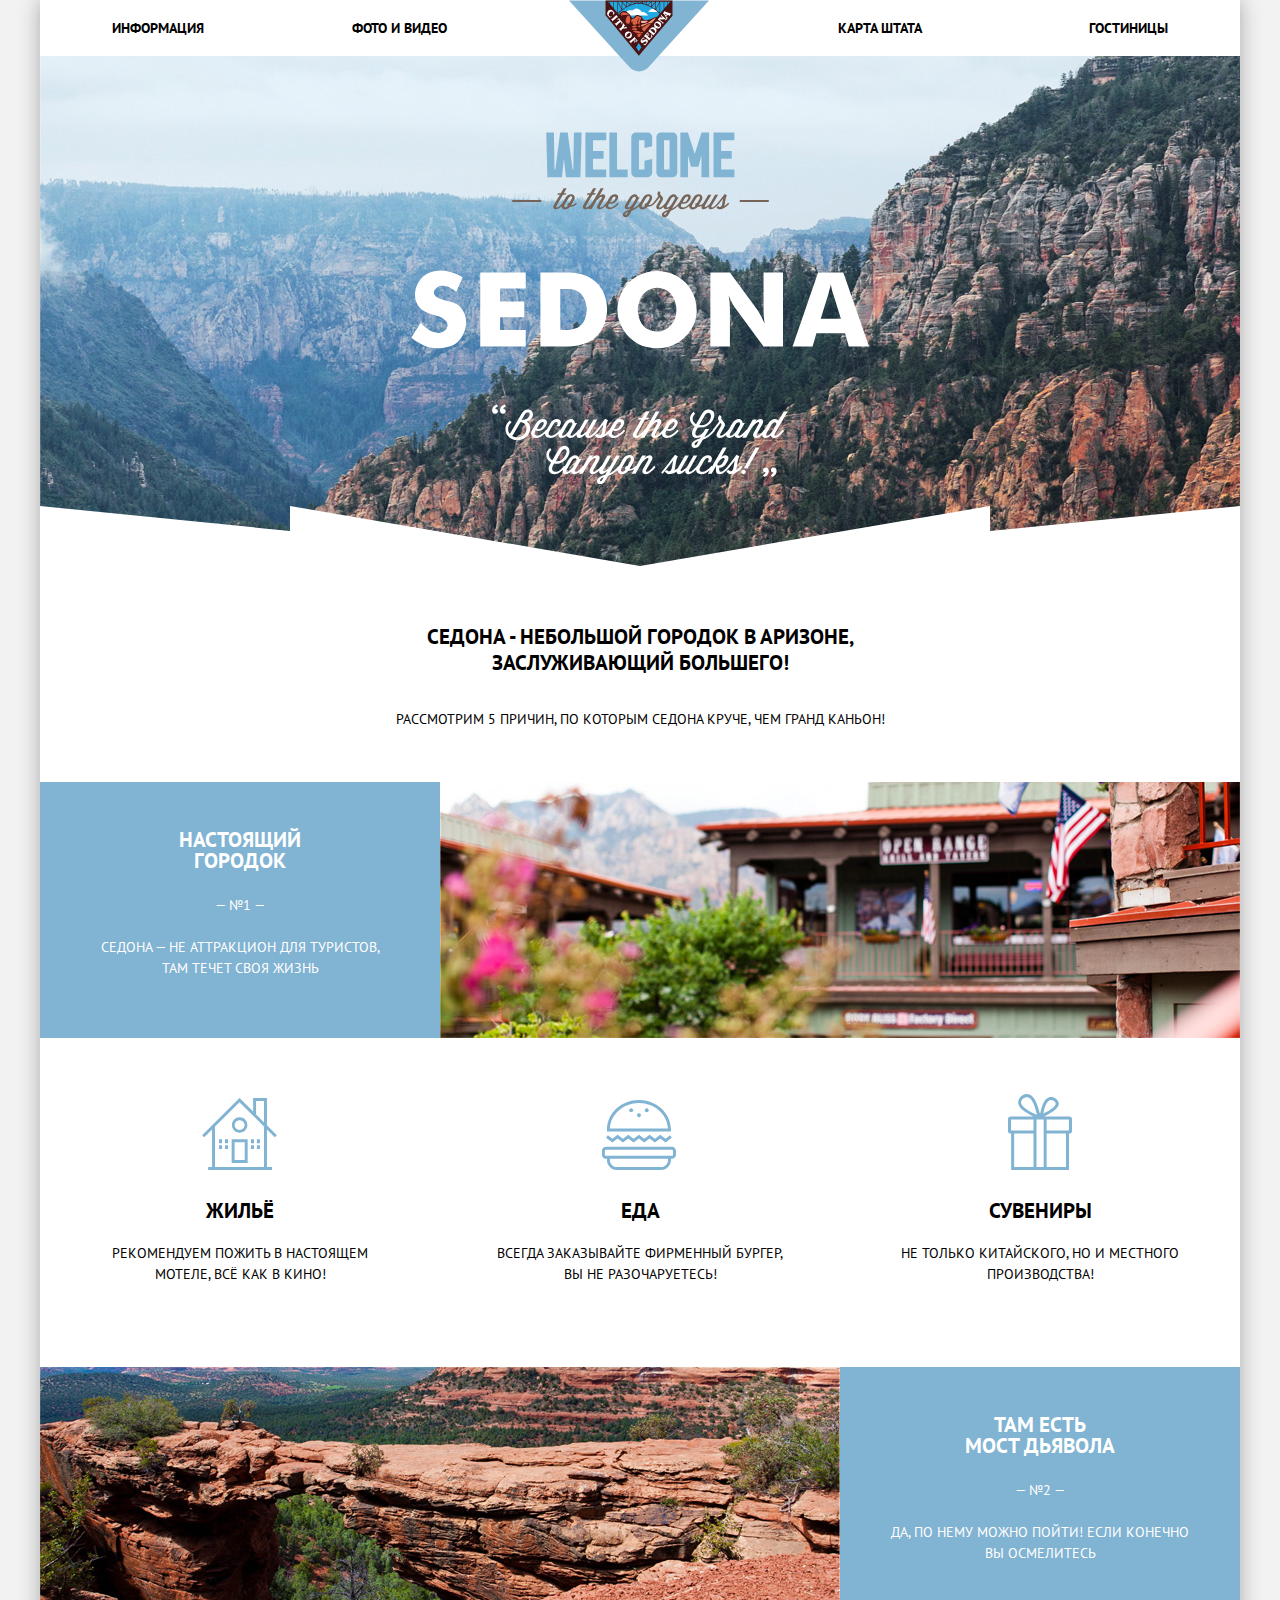
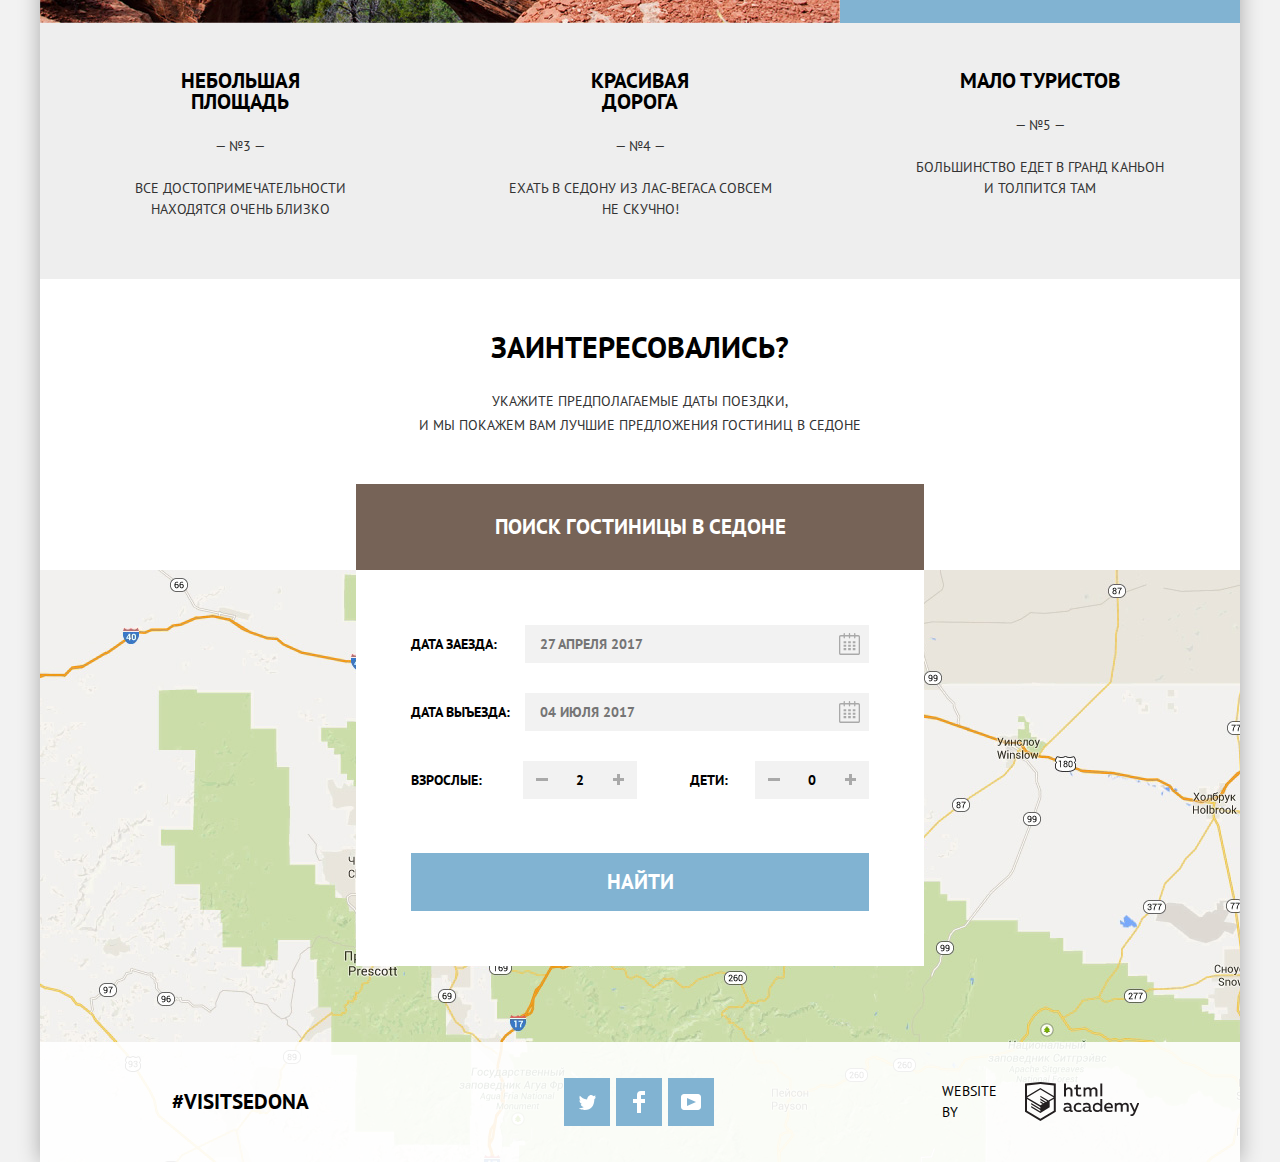
<file: index.html>
<!DOCTYPE html>
<html lang="ru">
  <head>
    <meta charset="utf-8">
    <title>HTML Academy: Седона</title>
    <link href="https://fonts.googleapis.com/css?family=PT+Sans:400,700&display=swap&subset=cyrillic" rel="stylesheet">
    <link href="css/normalize.css" rel="stylesheet">
    <link href="css/style.min.css" rel="stylesheet">
  </head>
  <body>
    <div class="main-wrapper">
      <header class="site-header">
        <nav class="site-navigation">
          <a class="site-header-logo">
            <img src="img/logo-sedona.svg" width="140" height="72" alt="Логотип сайта">
          </a>
          <ul class="site-navigation-list">
            <li class="site-navigation-item"><a href="info.html">Информация</a></li>
            <li class="site-navigation-item"><a href="photos.html">Фото и видео</a></li>
            <li class="site-navigation-item"><a href="site-map.html">Карта штата</a></li>
            <li class="site-navigation-item"><a href="hotels.html">Гостиницы</a></li>
          </ul>
        </nav>
      </header>
      <main class="main-container">
        <section class="main-header">
          <h1 class="visually-hidden">Sedona</h1>
          <div class="welcome-sedona-wrapper">
            <img src="img/intro-welcome.svg" width="459" height="353" alt="Welcome Sedona">
          </div>
          <div class="main-header-mask">
            <svg width="1200" height="60">
              <polygon points="0,0 250,25 250,0 600,60 950,0 950,25 1200,0 1200,65 0,65 0,0" fill="white"/>
            </svg>
          </div>
        </section>
        <section class="features">
          <div class="features-header-wrapper">
            <h2 class="visually-hidden">Преимущества</h2>
            <p class="features-header">Седона - небольшой городок в Аризоне, заслуживающий большего!</p>
            <p class="features-header-text">Рассмотрим 5 причин, по которым Седона круче, чем Гранд Каньон!</p>
          </div>
          <div class="feature-list-wrapper">
            <ul class="features-list-numbered">
              <li class="feature-item-backgroundphoto">
                <div class="feature-item-numbered-white-wrapper">
                  <h3>Настоящий городок</h3>
                  <span>— №1 —</span>
                  <p>Седона — не аттракцион для туристов, там течет своя жизнь</p>
                </div>
                <img class="feature-item-photo-right" src="img/feature-picture-town.jpg" width="800" height="256" alt="Седона">
              </li>
              <li>
                <ul class="features-list-nonnumbered">
                  <li>
                    <h3 class="feature-item-housing">Жильё</h3>
                    <p>Рекомендуем пожить в настоящем мотеле, всё как в кино!</p>
                  </li>
                  <li>
                    <h3 class="feature-item-food">Еда</h3>
                    <p>Всегда заказывайте фирменный бургер, Вы не разочаруетесь!</p>
                  </li>
                  <li>
                    <h3 class="feature-item-souvenirs">Сувениры</h3>
                    <p>Не только китайского, но и местного производства!</p>
                  </li>
                </ul>
              </li>
              <li class="feature-item-backgroundphoto">
                <img class="feature-item-photo-left" src="img/feature-picture-canyon.jpg" width="800" height="256" alt="Мост дьявола">
                <div class="feature-item-numbered-white-wrapper">
                  <h3>Там есть<br> мост дьявола</h3>
                  <span>— №2 —</span>
                  <p>Да, по нему можно пойти! Если конечно вы осмелитесь</p>
                </div>
              </li>
              <li class="feature-item-numbered-black">
                <h3>Небольшая площадь</h3>
                <span>— №3 —</span>
                <p>Все достопримечательности находятся очень близко</p>
              </li>
              <li class="feature-item-numbered-black">
                <h3>Красивая дорога</h3>
                <span>— №4 —</span>
                <p>Ехать в Седону из Лас-Вегаса совсем не скучно!</p>
              </li>
              <li class="feature-item-numbered-black">
                <h3>Мало туристов</h3>
                <span>— №5 —</span>
                <p>Большинство едет в Гранд Каньон и толпится там</p>
              </li>
            </ul>
          </div>
        </section>
        <section class="hotel-search">
          <h2 class="visually-hidden">Поиск гостиницы</h2>
          <h3>Заинтересовались?</h3>
          <p>Укажите предполагаемые даты поездки,<br> и мы покажем Вам лучшие предложения гостиниц в Седоне</p>
          <a class="hotel-search-button" href="hotels.html">Поиск гостиницы в Седоне</a>
        </section>
        <section class="modal-hotel-search">
          <h3 class="visually-hidden">Поиск гостиницы в Седоне</h3>
          <!-- форма поиска гостиницы-->
          <form class="form-hotel-search" action="https://echo.htmlacademy.ru" method="post" >
            <div class="form-hotel-search-item">
              <label class="input-date-label" for="date-arrivale">Дата заезда:</label>
              <input id="date-arrivale" class="input-date" type="text" name="date-arrivale" value="" placeholder="27 апреля 2017">
              <span class="input-date-icon">
                <svg xmlns="http://www.w3.org/2000/svg" width="21" height="22" viewbox="0 0 21 22">
                  <path d="M19.251 2.025h-2.845V.648c0-.381-.294-.689-.656-.689-.363 0-.656.308-.656.689v1.377h-3.938V.648c0-.381-.294-.689-.655-.689-.363 0-.657.308-.657.689v1.377H5.906V.648c0-.381-.294-.689-.656-.689-.363 0-.657.308-.657.689v1.377H1.75C.784 2.025 0 2.847 0 3.862v16.302C0 21.179.784 22 1.75 22h17.501c.966 0 1.749-.821 1.749-1.836V3.862c0-1.015-.783-1.837-1.749-1.837zm.437 18.139a.448.448 0 0 1-.437.459H1.75a.45.45 0 0 1-.438-.459V3.862a.45.45 0 0 1 .438-.459h2.844v1.378c0 .381.294.689.657.689.362 0 .656-.308.656-.689V3.403h3.938v1.378c0 .381.294.689.657.689.361 0 .655-.308.655-.689V3.403h3.938v1.378c0 .381.293.689.656.689.362 0 .656-.308.656-.689V3.403h2.845c.241 0 .437.206.437.459v16.302z"/><path d="M4.594 8.225h2.625v2.066H4.594zM4.594 11.668h2.625v2.067H4.594zM4.594 15.112h2.625v2.066H4.594zM9.188 15.112h2.625v2.066H9.188zM9.188 11.668h2.625v2.067H9.188zM9.188 8.225h2.625v2.066H9.188zM13.781 15.112h2.625v2.066h-2.625zM13.781 11.668h2.625v2.067h-2.625zM13.781 8.225h2.625v2.066h-2.625z"/>
                </svg>
              </span>
            </div>
            <div class="form-hotel-search-item">
              <label class="input-date-label" for="date-departure">Дата выъезда:</label>
              <input id="date-departure" class="input-date" type="text" name="date-departure" value="" placeholder="04 июля 2017">
              <span class="input-date-icon">
                <svg xmlns="http://www.w3.org/2000/svg" width="21" height="22" viewbox="0 0 21 22">
                  <path d="M19.251 2.025h-2.845V.648c0-.381-.294-.689-.656-.689-.363 0-.656.308-.656.689v1.377h-3.938V.648c0-.381-.294-.689-.655-.689-.363 0-.657.308-.657.689v1.377H5.906V.648c0-.381-.294-.689-.656-.689-.363 0-.657.308-.657.689v1.377H1.75C.784 2.025 0 2.847 0 3.862v16.302C0 21.179.784 22 1.75 22h17.501c.966 0 1.749-.821 1.749-1.836V3.862c0-1.015-.783-1.837-1.749-1.837zm.437 18.139a.448.448 0 0 1-.437.459H1.75a.45.45 0 0 1-.438-.459V3.862a.45.45 0 0 1 .438-.459h2.844v1.378c0 .381.294.689.657.689.362 0 .656-.308.656-.689V3.403h3.938v1.378c0 .381.294.689.657.689.361 0 .655-.308.655-.689V3.403h3.938v1.378c0 .381.293.689.656.689.362 0 .656-.308.656-.689V3.403h2.845c.241 0 .437.206.437.459v16.302z"/><path d="M4.594 8.225h2.625v2.066H4.594zM4.594 11.668h2.625v2.067H4.594zM4.594 15.112h2.625v2.066H4.594zM9.188 15.112h2.625v2.066H9.188zM9.188 11.668h2.625v2.067H9.188zM9.188 8.225h2.625v2.066H9.188zM13.781 15.112h2.625v2.066h-2.625zM13.781 11.668h2.625v2.067h-2.625zM13.781 8.225h2.625v2.066h-2.625z"/>
                </svg>
              </span>
            </div>
            <div class="form-hotel-search-item">
              <div class="form-hotel-search-item-wrapper">
                <label for="q-adults">Взрослые:</label>
                <button class="button-minus" type="button" aria-label="Уменьшить количество взрослых">
                  <svg class="btn-lessmore" width="12" height="12" viewbox="0 0 12 12" fill="#a9a9a9">
                    <rect width="12" height="3" x="0" y="5"/>
                  </svg>
                </button>
                <input class="input-quantity" type="number" name="q-adults" id="q-adults" value="2">
                <button class="button-plus" type="button" aria-label="Добавить количество взрослых">
                  <svg class="btn-lessmore" width="11" height="11" viewbox="0 0 11 11" fill="#a9a9a9">
                    <rect width="11" height="3" x="0" y="4"/>
                    <rect width="3" height="11" x="4" y="0"/>
                  </svg>
                </button>
              </div>
              <div class="form-hotel-search-item-wrapper">
                <label for="q-children">Дети:</label>
                <button class="button-minus" type="button" aria-label="Уменьшить количество детей">
                  <svg class="btn-lessmore" width="12" height="12" viewbox="0 0 12 12" fill="#a9a9a9">
                    <rect width="12" height="3" x="0" y="5"/>
                  </svg>
                </button>
                <input class="input-quantity" type="number" name="q-children" id="q-children" value="0">
                <button class="button-plus" type="button" aria-label="Добавить количество детей">
                  <svg class="btn-lessmore" width="11" height="11" viewbox="0 0 11 11" fill="#a9a9a9">
                    <rect width="11" height="3" x="0" y="4"/>
                    <rect width="3" height="11" x="4" y="0"/>
                  </svg>
                </button>
              </div>
            </div>
            <button class="button-search" type="submit">Найти</button>
          </form>
        </section>
        <section class="city-map">
          <h3 class="visually-hidden">Карта Седоны</h3>
          <iframe class="sedona-google-map" src="https://www.google.com/maps/embed?pb=!1m18!1m12!1m3!1d52385.8671297237!2d-111.83667665056869!3d34.85329502139464!2m3!1f0!2f0!3f0!3m2!1i1024!2i768!4f13.1!3m3!1m2!1s0x872da132f942b00d%3A0x5548c523fa6c8efd!2z0KHQtdC00L7QvdCwLCDQkNGA0LjQt9C-0L3QsCA4NjMzNiwg0KHQqNCQ!5e0!3m2!1sru!2sru!4v1558879028240!5m2!1sru!2sru" allowfullscreen></iframe>
        </section>
      </main>
      <footer class="footer-main-page">
        <div class="footer-wrapper">
          <div class="footer-visitsedona">
            <a class="visitsedona" href="#">#visitsedona</a>
          </div>
          <div class="footer-social">
            <ul class="social-list">
              <li>
                <a class="social-button" href="#" aria-label="Седона в Твиттере">
                  <svg xmlns="http://www.w3.org/2000/svg" xmlns:xlink="http://www.w3.org/1999/xlink" width="17" height="15" viewbox="0 0 17 15">
                    <path fill="#FFF" d="M10.95.144c1.685-.496 2.984.27 3.577 1.179.673-.231 1.331-.481 2.011-.708a2.345 2.345 0 0 1-.857 1.768c.685.17 1.304-.491 1.304-.491-.169 1-1.006 1.788-1.563 2.024-.231 6.75-3.175 11.217-10.077 11.082h-.446c-.41 0-4.164-.46-4.898-1.887 2.271.196 3.893-.422 4.693-1.177-.96-.3-2.679-.477-2.979-2.95.349.106.564.228 1.19.119C1.705 8.247.374 7.53.448 5.33c.285.328 1.067.536 1.34.472C1.085 5.561-.182 2.442.894.85c1.818 1.854 3.735 3.606 7.152 3.773C8.254 2.33 9.183.793 10.95.144z"/>
                  </svg>
                </a>
              </li>
              <li>
                <a class="social-button" href="#" aria-label="Седона на Фейсбуке">
                  <svg xmlns="http://www.w3.org/2000/svg" width="12" height="22" viewbox="0 0 12 22">
                    <path fill="#FFF" d="M12 4V0H8a4 4 0 0 0-4 4v4H0v4h4v10h4V12h4V8H8V4h4z"/>
                  </svg>
                </a>
              </li>
              <li>
                <a class="social-button" href="#" aria-label="Седона в Ютьюбе">
                  <svg xmlns="http://www.w3.org/2000/svg" xmlns:xlink="http://www.w3.org/1999/xlink" width="20" height="16" viewbox="0 0 20 16">
                    <path fill="#FFF" d="M17 0H3C1.35 0 0 1.35 0 3v10c0 1.65 1.35 3 3 3h14c1.65 0 3-1.35 3-3V3c0-1.65-1.35-3-3-3zM6.027 11.998V4.002L15.014 8l-8.987 3.998z"/>
                  </svg>
                </a>
              </li>
            </ul>
          </div>
          <div class="footer-htmlacademy-logo">
            <a class="htmlacademy-logo" href="https://htmlacademy.ru/intensive/htmlcss" aria-label="Перейти на сайт разработчика - htmlacademy">
              <p>Website by</p>
              <svg id="Layer_1" data-name="Layer 1" xmlns="http://www.w3.org/2000/svg" width="115" height="41" viewbox="0 0 108.08 36.85">
                <title>Перейти на сайт разработчика - htmlacademy</title>
                <path d="M44.61,26.88a2,2,0,0,0,.55-0.1v1.33a3.25,3.25,0,0,1-1.18.21,1.67,1.67,0,0,1-1.67-1,4.84,4.84,0,0,1-3.14,1.08c-1.51,0-2.91-.83-2.91-2.55,0-2.13,2-2.79,3.71-2.79a11.08,11.08,0,0,1,2.17.25v-0.3c0-1-.76-1.77-2.19-1.77a7.42,7.42,0,0,0-3,.64v-1.7a10.21,10.21,0,0,1,3.19-.55c2.36,0,3.81,1.12,3.81,3.65v3a0.54,0.54,0,0,0,.49.59h0.17Zm-6.44-1.13A1.35,1.35,0,0,0,39.63,27h0.11a3.39,3.39,0,0,0,2.41-1V24.58a9.72,9.72,0,0,0-1.81-.21c-1,0-2.16.33-2.16,1.38h0Zm12.36-6.11a5,5,0,0,1,2.57.64V22a4.08,4.08,0,0,0-2.3-.7,2.75,2.75,0,1,0,0,5.49,5,5,0,0,0,2.43-.64v1.71a6.27,6.27,0,0,1-2.76.57A4.21,4.21,0,0,1,46,24.51q0-.21,0-0.41a4.32,4.32,0,0,1,4.18-4.46h0.38Zm12.17,7.24a2,2,0,0,0,.55-0.1v1.33a3.25,3.25,0,0,1-1.18.21,1.67,1.67,0,0,1-1.67-1,4.84,4.84,0,0,1-3.14,1.08c-1.51,0-2.91-.83-2.91-2.55,0-2.13,2-2.79,3.71-2.79a11.08,11.08,0,0,1,2.17.25v-0.3c0-1-.76-1.77-2.19-1.77a7.42,7.42,0,0,0-3,.64v-1.7a10.21,10.21,0,0,1,3.19-.55c2.36,0,3.81,1.12,3.81,3.65v3a0.54,0.54,0,0,0,.49.59h0.17Zm-6.44-1.13A1.35,1.35,0,0,0,57.73,27h0.11a3.39,3.39,0,0,0,2.41-1V24.58a9.72,9.72,0,0,0-1.81-.21c-1.06,0-2.16.33-2.16,1.38h0ZM73,16V28.2H71.35V26.88a3.88,3.88,0,0,1-3.19,1.54,4.4,4.4,0,0,1,0-8.78,3.81,3.81,0,0,1,3,1.3V16H73Zm-4.53,5.22a2.76,2.76,0,1,0,0,5.52A2.86,2.86,0,0,0,71.15,25V23A2.91,2.91,0,0,0,68.49,21.27ZM79,19.64c3.31,0,4.46,2.68,3.92,5.09H76.7c0.21,1.5,1.67,2.11,3.19,2.11a6.11,6.11,0,0,0,2.64-.59v1.6a7.14,7.14,0,0,1-3,.57C77,28.42,74.78,27,74.78,24a4.18,4.18,0,0,1,4-4.39H79Zm0.09,1.54a2.28,2.28,0,0,0-2.44,2.1v0.06H81.3A2,2,0,0,0,79.13,21.18Zm5.73,7V19.87h1.65v1a3.81,3.81,0,0,1,2.78-1.27A2.86,2.86,0,0,1,91.89,21a4.12,4.12,0,0,1,2.91-1.33A3.06,3.06,0,0,1,98,23V28.2h-1.9V23.05a1.59,1.59,0,0,0-1.42-1.75H94.42a2.8,2.8,0,0,0-2.07,1.12V28.2h-1.9V23.05A1.59,1.59,0,0,0,89,21.31H88.8a3,3,0,0,0-2.21,1.29v5.63H84.86Zm21.31-8.33h1.9l-3.91,9.46c-0.9,2.17-2.09,2.86-3.35,2.86a4.76,4.76,0,0,1-1.1-.14V30.46a2.86,2.86,0,0,0,.85.12c0.9,0,1.58-.64,2.07-1.9l0.17-.42-4-8.4h2l2.86,6.29ZM38.73,1.46V6.22a3.81,3.81,0,0,1,2.7-1.14,3.25,3.25,0,0,1,3.44,3.4v5.15H43V8.72a1.81,1.81,0,0,0-1.61-2h-0.3a2.93,2.93,0,0,0-2.32,1.39v5.52h-1.9V1.46h1.9ZM49.94,2.31v3h3V6.91h-3v3.81c0,1.1.5,1.46,1.58,1.46a4.49,4.49,0,0,0,1.69-.33v1.6A6.8,6.8,0,0,1,51,13.8a2.55,2.55,0,0,1-2.86-2.74V6.89H46.58V5.26h1.5V2.74Zm5.4,11.31V5.28H57v1A3.81,3.81,0,0,1,59.77,5a2.86,2.86,0,0,1,2.6,1.33A4.12,4.12,0,0,1,65.28,5,3.06,3.06,0,0,1,68.44,8.4v5.21h-1.9V8.46a1.59,1.59,0,0,0-1.42-1.75H64.89a2.8,2.8,0,0,0-2.07,1.12v5.78h-1.9V8.46A1.59,1.59,0,0,0,59.5,6.71H59.27A3,3,0,0,0,57.06,8v5.63H55.34ZM71.17,1.45H73V13.6H71.17V1.45ZM14.71,0H14.55L0,1.54V28.21l14.55,8.66,14.55-8.66V1.54Zm12.5,27.1L14.55,34.64,1.9,27.12V16.18l12.59,7.5V25L5.86,19.9v1.31l8.68,5.21v1.39L5.87,22.65V24l8.68,5.21,8.75-5.24V18.31L27.2,16V27.12Zm0-12.53-3.48,2-1.6,1L14.51,13v1.31L21,18.23H21l-0.14.09-1,.54-5.37-3.2V17l4.24,2.52-1,.67-3.2-1.9v1.31l2.1,1.24L14.5,22.1,2,14.65,14.51,7.11Zm0-1.32L14.49,5.76,1.91,13.25v-10L14.56,1.92,27.21,3.25v10h0Z" transform="translate(0 -0.02)" fill="#231f20"/>
              </svg>
            </a>
          </div>
        </div>
      </footer>
    </div>
    <script src="js/script.min.js"></script>
  </body>
</html>
</file>
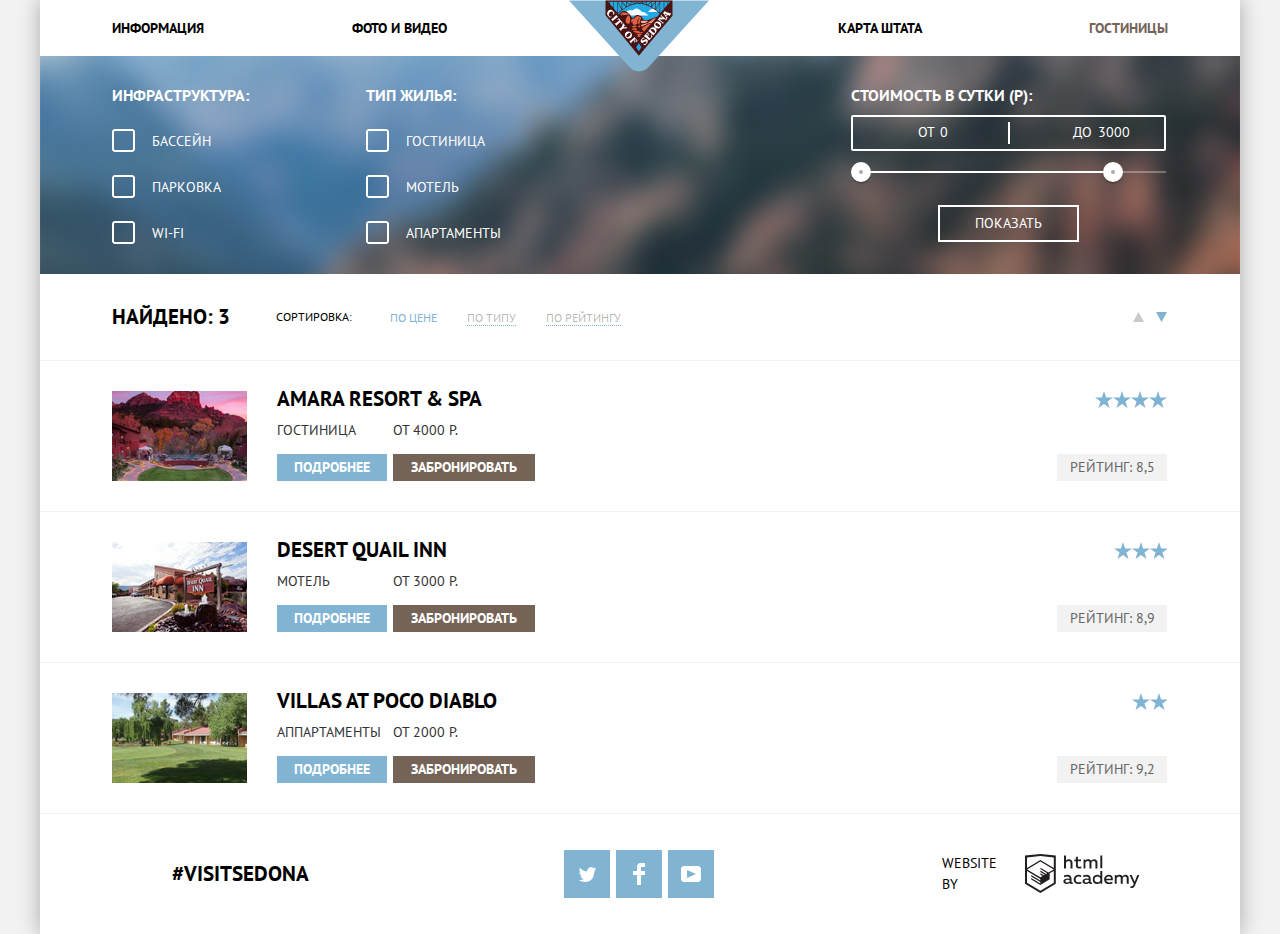
<file: hotels.html>
<!DOCTYPE html>
<html lang="ru">
  <head>
    <meta charset="utf-8">
    <title>HTML Academy: Седона</title>
    <link href="https://fonts.googleapis.com/css?family=PT+Sans:400,700&display=swap&subset=cyrillic" rel="stylesheet">
    <link href="css/normalize.css" rel="stylesheet">
    <link href="css/style.css" rel="stylesheet">
  </head>
  <body class="inner-page">
    <div class="main-wrapper">
    <header class="site-header">
      <nav class="site-navigation">
        <a class="site-header-logo" href="index.html">
          <img src="img/logo-sedona.svg" width="140" height="72" alt="Логотип сайта">
        </a>
        <ul class="site-navigation-list">
          <li class="site-navigation-item"><a href="info.html">Информация</a></li>
          <li class="site-navigation-item"><a href="photos.html">Фото и видео</a></li>
          <li class="site-navigation-item"><a href="site-map.html">Карта штата</a></li>
          <li class="site-navigation-item site-navigation-item-current"><a>Гостиницы</a></li>
        </ul>
      </nav>
    </header>
    <main class="hotels-main">
      <h1 class="visually-hidden">Гостиницы</h1>
      <section class="search-options">
        <h2 class="visually-hidden">Параметры поиска</h2>
        <form class="search-options-form" action="#" method="post"> <!-- задание параметров поиска отеля; заменить url -->
          <div class="search-options-infrastructure">
            <h3>Инфраструктура:</h3>
            <label class="check-options">
              <input class="check-options-input" type="checkbox" value="poll">
              <span class="check-options-box"></span>
              Бассейн
            </label>
            <label class="check-options">
              <input class="check-options-input" type="checkbox" value="parking">
              <span class="check-options-box"></span>
              Парковка
            </label>
            <label class="check-options">
              <input class="check-options-input" type="checkbox" value="wi-fi">
              <span class="check-options-box"></span>
              WI-FI
            </label>
            <!--
            <label for="check-pool">Бассейн</label>
            <input type="checkbox" id="check-pool" value="poll">
            <label for="check-paring">Парковка</label>
            <input type="checkbox" id="check-paring" value="parking">
            <label for="check-wifi">WI-FI</label>
            <input type="checkbox" id="check-wifi" value="wi-fi">
            -->
          </div>
          <div class="search-options-housingtype">
            <h3>Тип жилья:</h3>
            <label class="check-options">
              <input class="check-options-input" type="checkbox" value="hotel">
              <span class="check-options-box"></span>
              Гостиница
            </label>
            <label class="check-options">
              <input class="check-options-input" type="checkbox" value="motel">
              <span class="check-options-box"></span>
              Мотель
            </label>
            <label class="check-options">
              <input class="check-options-input" type="checkbox" value="apartments">
              <span class="check-options-box"></span>
              Апартаменты
            </label>
            <!--
            <label for="check-hotel">Гостиница</label>
            <input type="checkbox" id="check-hotel" value="hotel">
            <label for="check-motel">Мотель</label>
            <input type="checkbox" id="check-motel" value="motel">
            <label for="check-apartments">Апартаменты</label>
            <input type="checkbox" id="check-apartments" value="apartments">
            -->
          </div>
          <div class="search-options-price">
            <div class="filter-range-title">Стоимость в сутки (р):</div>
            <div class="price-controls">
              <label class="min-price">от <input type="text" name="min-price" value="0"></label>
              <label class="max-price">до <input type="text" name="max-price" value="3000"></label>
            </div>
            <div class="range-controls">
              <div class="scale">
                <div class="bar"></div>
              </div>
              <div class="range-toggle range-toggle-min"></div>
              <div class="range-toggle range-toggle-max"></div>
            </div>
            <input class="search-options-show" type="submit" value="Показать">
            <!--
            <h3>Стоимость в сутки (р):</h3>
            <span class="searchprice-from">От 0</span>
            <span class="searchprice-to">До 3000</span>
            -->
            <!-- здесь будет "ползунок" для выбора дапозона цен -->
          </div>
        </form>
      </section>
      <section class="search-results">
        <h2 class="visually-hidden">Результаты поиска</h2>
        <h3 class="visually-hidden">Параметры сортировки</h3>
        <!-- здесь будет форма с заданием сортировки отображения результатов поиска -->
        <div class="search-results-n-sort">
          <div class="search-results-wrapper">
            <span class="search-results-total">Найдено: 3</span>
            <span class="search-results-sorttype">Сортировка:</span>
            <ul class="search-results-sorttype-list">
              <li class="search-results-sorttype-item search-results-sorttype-current"><a>По цене</a></li>
              <li class="search-results-sorttype-item"><a href="#">По типу</a></li>
              <li class="search-results-sorttype-item"><a href="#">По рейтингу</a></li>
            </ul>
          </div>
          <ul class="search-results-sorttype-updown">
            <li><a class="search-results-sorttype-up" href="#">
                <svg xmlns="http://www.w3.org/2000/svg" width="11" height="10" viewbox="0 0 11 10">
                  <path fill="#cacaca" d="M5.5 0L0 10h11z"/>
                </svg>
            </a></li> <!-- или лучше через span сделать?-->
            <li><a class="search-results-sorttype-down  search-results-sorttype-updown-current">
                <svg xmlns="http://www.w3.org/2000/svg" width="11" height="10" viewBox="0 0 11 10">
                  <path fill="#cacaca" d="M5.5 10L0 0h11"/>
                </svg>
            </a></li>
          </ul>
        </div>
        <section class="catalog">
          <!-- результаты поиска -->
          <h3 class="visually-hidden">Список гостиниц</h3>
          <ul class="catalog-list">
            <li class="catalog-item">
              <article class="catalog-item-article">
                <div class="catalog-item-img">
                  <a href="#"><img src="img/hotel-picture-amara.jpg" width="135" height="90" alt="Фото отель Amara"></a>
                  <!-- добавить ссылку на страницу описания отеля -->
                </div>
                <div class="catalog-item-info-wrapper">
                  <div class="catalog-item-info">
                    <h4><a class="catalog-item-header" href="#">Amara resort & spa</a></h4> <!-- добавить ссылку на страницу описания отеля -->
                    <div class="catalog-item-moreinfo-wrapper">
                      <div class="item-type">
                        <span class="catalog-item-type">Гостиница</span>
                        <a class="button-moreinfo" href="#">Подробнее</a>
                      </div>
                      <div class="item-price">
                        <span class="catalog-item-price">от 4000 р.</span>
                        <a class="button-booking" href="#">Забронировать</a>
                      </div>
                    </div>
                  </div>
                  <div class="catalog-item-rating">
                    <span class="catalog-rating-4stars"></span>
                    <span class="hotel-rating-number">Рейтинг: 8,5</span>
                  </div>
                </div>
              </article>
            </li>
            <li class="catalog-item">
              <article class="catalog-item-article">
                <div class="catalog-item-img">
                  <a href="#"><img src="img/hotel-picture-desert.jpg" width="135" height="90" alt="Фото отель Desert"></a>
                  <!-- добавить ссылку на страницу описания отеля -->
                </div>
                <div class="catalog-item-info-wrapper">
                  <div class="catalog-item-info">
                    <h4><a class="catalog-item-header" href="#">Desert quail inn</a></h4> <!-- добавить ссылку на страницу описания отеля -->
                    <div class="catalog-item-moreinfo-wrapper">
                      <div class="item-type">
                        <span class="catalog-item-type">Мотель</span>
                        <a class="button-moreinfo" href="#">Подробнее</a>
                      </div>
                      <div class="item-price">
                        <span class="catalog-item-price">от 3000 р.</span>
                        <a class="button-booking" href="#">Забронировать</a>
                      </div>
                    </div>
                  </div>
                  <div class="catalog-item-rating">
                    <span class="catalog-rating-3stars"></span>
                    <span class="hotel-rating-number">Рейтинг: 8,9</span>
                  </div>
                </div>
              </article>
            </li>
            <li class="catalog-item">
              <article class="catalog-item-article">
                <div class="catalog-item-img">
                  <a href="#"><img src="img/hotel-picture-villas.jpg" width="135" height="90" alt="Фото отель Villas"></a>
                  <!-- добавить ссылку на страницу описания отеля -->
                </div>
                <div class="catalog-item-info-wrapper">
                  <div class="catalog-item-info">
                    <h4><a class="catalog-item-header" href="#">Villas at poco diablo</a></h4> <!-- добавить ссылку на страницу описания отеля -->
                    <div class="catalog-item-moreinfo-wrapper">
                      <div class="item-type">
                        <span class="catalog-item-type">Аппартаменты</span>
                        <a class="button-moreinfo" href="#">Подробнее</a>
                      </div>
                      <div class="item-price">
                        <span class="catalog-item-price">от 2000 р.</span>
                        <a class="button-booking" href="#">Забронировать</a>
                      </div>
                    </div>
                  </div>
                  <div class="catalog-item-rating">
                    <span class="catalog-rating-2stars"></span>
                    <span class="hotel-rating-number">Рейтинг: 9,2</span>
                  </div>
                </div>
              </article>
            </li>
          </ul>
        </section>
      </section>
    </main>
    <footer class="footer-inner-page">
      <div class="footer-wrapper">
        <div class="footer-visitsedona">
          <a class="visitsedona" href="#">#visitsedona</a>
        </div>
        <div class="footer-social">
          <ul class="social-list">
            <li>
              <a class="social-button" href="#" aria-label="Седона в Твиттере">
                  <svg xmlns="http://www.w3.org/2000/svg" xmlns:xlink="http://www.w3.org/1999/xlink" width="17" height="15" viewBox="0 0 17 15">
                    <path fill="#FFF" d="M10.95.144c1.685-.496 2.984.27 3.577 1.179.673-.231 1.331-.481 2.011-.708a2.345 2.345 0 0 1-.857 1.768c.685.17 1.304-.491 1.304-.491-.169 1-1.006 1.788-1.563 2.024-.231 6.75-3.175 11.217-10.077 11.082h-.446c-.41 0-4.164-.46-4.898-1.887 2.271.196 3.893-.422 4.693-1.177-.96-.3-2.679-.477-2.979-2.95.349.106.564.228 1.19.119C1.705 8.247.374 7.53.448 5.33c.285.328 1.067.536 1.34.472C1.085 5.561-.182 2.442.894.85c1.818 1.854 3.735 3.606 7.152 3.773C8.254 2.33 9.183.793 10.95.144z"/>
                  </svg>
              </a>
            </li>
            <li>
              <a class="social-button" href="#" aria-label="Седона на Фейсбуке">
                  <svg xmlns="http://www.w3.org/2000/svg" width="12" height="22" viewBox="0 0 12 22">
                    <path fill="#FFF" d="M12 4V0H8a4 4 0 0 0-4 4v4H0v4h4v10h4V12h4V8H8V4h4z"/>
                  </svg>
              </a>
            </li>
            <li>
              <a class="social-button" href="#" aria-label="Седона в Ютьюбе">
                  <svg xmlns="http://www.w3.org/2000/svg" xmlns:xlink="http://www.w3.org/1999/xlink" width="20" height="16" viewBox="0 0 20 16">
                    <path fill="#FFF" d="M17 0H3C1.35 0 0 1.35 0 3v10c0 1.65 1.35 3 3 3h14c1.65 0 3-1.35 3-3V3c0-1.65-1.35-3-3-3zM6.027 11.998V4.002L15.014 8l-8.987 3.998z"/>
                  </svg>
              </a>
            </li>
          </ul>
        </div>
        <div class="footer-htmlacademy-logo">
          <!--
          <p>Website by</p>
          -->
          <a class="htmlacademy-logo" href="https://htmlacademy.ru/intensive/htmlcss" aria-label="Перейти на сайт разработчика - htmlacademy">
            <p>Website by</p>
            <!-- заменим img на svg -->
            <!--
            <img src="img/logo-htmlacademy.svg" width="115" height="41" alt="Логотип сайта html academy">
            -->
            <svg id="Layer_1" data-name="Layer 1" xmlns="http://www.w3.org/2000/svg" width="115" height="41" viewBox="0 0 108.08 36.85">
              <title>Перейти на сайт разработчика - htmlacademy</title>
              <path d="M44.61,26.88a2,2,0,0,0,.55-0.1v1.33a3.25,3.25,0,0,1-1.18.21,1.67,1.67,0,0,1-1.67-1,4.84,4.84,0,0,1-3.14,1.08c-1.51,0-2.91-.83-2.91-2.55,0-2.13,2-2.79,3.71-2.79a11.08,11.08,0,0,1,2.17.25v-0.3c0-1-.76-1.77-2.19-1.77a7.42,7.42,0,0,0-3,.64v-1.7a10.21,10.21,0,0,1,3.19-.55c2.36,0,3.81,1.12,3.81,3.65v3a0.54,0.54,0,0,0,.49.59h0.17Zm-6.44-1.13A1.35,1.35,0,0,0,39.63,27h0.11a3.39,3.39,0,0,0,2.41-1V24.58a9.72,9.72,0,0,0-1.81-.21c-1,0-2.16.33-2.16,1.38h0Zm12.36-6.11a5,5,0,0,1,2.57.64V22a4.08,4.08,0,0,0-2.3-.7,2.75,2.75,0,1,0,0,5.49,5,5,0,0,0,2.43-.64v1.71a6.27,6.27,0,0,1-2.76.57A4.21,4.21,0,0,1,46,24.51q0-.21,0-0.41a4.32,4.32,0,0,1,4.18-4.46h0.38Zm12.17,7.24a2,2,0,0,0,.55-0.1v1.33a3.25,3.25,0,0,1-1.18.21,1.67,1.67,0,0,1-1.67-1,4.84,4.84,0,0,1-3.14,1.08c-1.51,0-2.91-.83-2.91-2.55,0-2.13,2-2.79,3.71-2.79a11.08,11.08,0,0,1,2.17.25v-0.3c0-1-.76-1.77-2.19-1.77a7.42,7.42,0,0,0-3,.64v-1.7a10.21,10.21,0,0,1,3.19-.55c2.36,0,3.81,1.12,3.81,3.65v3a0.54,0.54,0,0,0,.49.59h0.17Zm-6.44-1.13A1.35,1.35,0,0,0,57.73,27h0.11a3.39,3.39,0,0,0,2.41-1V24.58a9.72,9.72,0,0,0-1.81-.21c-1.06,0-2.16.33-2.16,1.38h0ZM73,16V28.2H71.35V26.88a3.88,3.88,0,0,1-3.19,1.54,4.4,4.4,0,0,1,0-8.78,3.81,3.81,0,0,1,3,1.3V16H73Zm-4.53,5.22a2.76,2.76,0,1,0,0,5.52A2.86,2.86,0,0,0,71.15,25V23A2.91,2.91,0,0,0,68.49,21.27ZM79,19.64c3.31,0,4.46,2.68,3.92,5.09H76.7c0.21,1.5,1.67,2.11,3.19,2.11a6.11,6.11,0,0,0,2.64-.59v1.6a7.14,7.14,0,0,1-3,.57C77,28.42,74.78,27,74.78,24a4.18,4.18,0,0,1,4-4.39H79Zm0.09,1.54a2.28,2.28,0,0,0-2.44,2.1v0.06H81.3A2,2,0,0,0,79.13,21.18Zm5.73,7V19.87h1.65v1a3.81,3.81,0,0,1,2.78-1.27A2.86,2.86,0,0,1,91.89,21a4.12,4.12,0,0,1,2.91-1.33A3.06,3.06,0,0,1,98,23V28.2h-1.9V23.05a1.59,1.59,0,0,0-1.42-1.75H94.42a2.8,2.8,0,0,0-2.07,1.12V28.2h-1.9V23.05A1.59,1.59,0,0,0,89,21.31H88.8a3,3,0,0,0-2.21,1.29v5.63H84.86Zm21.31-8.33h1.9l-3.91,9.46c-0.9,2.17-2.09,2.86-3.35,2.86a4.76,4.76,0,0,1-1.1-.14V30.46a2.86,2.86,0,0,0,.85.12c0.9,0,1.58-.64,2.07-1.9l0.17-.42-4-8.4h2l2.86,6.29ZM38.73,1.46V6.22a3.81,3.81,0,0,1,2.7-1.14,3.25,3.25,0,0,1,3.44,3.4v5.15H43V8.72a1.81,1.81,0,0,0-1.61-2h-0.3a2.93,2.93,0,0,0-2.32,1.39v5.52h-1.9V1.46h1.9ZM49.94,2.31v3h3V6.91h-3v3.81c0,1.1.5,1.46,1.58,1.46a4.49,4.49,0,0,0,1.69-.33v1.6A6.8,6.8,0,0,1,51,13.8a2.55,2.55,0,0,1-2.86-2.74V6.89H46.58V5.26h1.5V2.74Zm5.4,11.31V5.28H57v1A3.81,3.81,0,0,1,59.77,5a2.86,2.86,0,0,1,2.6,1.33A4.12,4.12,0,0,1,65.28,5,3.06,3.06,0,0,1,68.44,8.4v5.21h-1.9V8.46a1.59,1.59,0,0,0-1.42-1.75H64.89a2.8,2.8,0,0,0-2.07,1.12v5.78h-1.9V8.46A1.59,1.59,0,0,0,59.5,6.71H59.27A3,3,0,0,0,57.06,8v5.63H55.34ZM71.17,1.45H73V13.6H71.17V1.45ZM14.71,0H14.55L0,1.54V28.21l14.55,8.66,14.55-8.66V1.54Zm12.5,27.1L14.55,34.64,1.9,27.12V16.18l12.59,7.5V25L5.86,19.9v1.31l8.68,5.21v1.39L5.87,22.65V24l8.68,5.21,8.75-5.24V18.31L27.2,16V27.12Zm0-12.53-3.48,2-1.6,1L14.51,13v1.31L21,18.23H21l-0.14.09-1,.54-5.37-3.2V17l4.24,2.52-1,.67-3.2-1.9v1.31l2.1,1.24L14.5,22.1,2,14.65,14.51,7.11Zm0-1.32L14.49,5.76,1.91,13.25v-10L14.56,1.92,27.21,3.25v10h0Z" transform="translate(0 -0.02)" fill="#231f20"/>
            </svg>
          </a>
        </div>
      </div>
    </footer>
    </div>
  </body>
</html>
</file>
<file: css/style.css>
body {
  min-width: 1200px;
  margin: 0;
  padding: 0;

  font-family: "PT Sans", Arial, sans-serif;
  font-size: 14px;
  line-height: 21px;
  font-weight: 400;
  color: #333333;
  text-transform: uppercase;

  background-color: #f2f2f2;
}

a {
  text-decoration: none;
}

img {
  margin: 0;
  padding: 0;
}

/* header */

.site-navigation {
  font-size: 14px;
  line-height: 26px;
  font-weight: 700;
  color: #000000;
  background-color: white;

  position: relative;
}

.site-navigation-list,
.features-list-numbered,
.features-list-nonnumbered {
  list-style: none;
}

.site-navigation-list {
  display: flex;
  flex-wrap: wrap;
}

.site-navigation-item {
  color: #000000;
  display: block;
}

.site-navigation-item {
  box-sizing: border-box;
  width: 239px;
  padding-top: 15px;
  padding-bottom: 15px;
  vertical-align: middle;
  text-align: center;
}

.site-navigation-item:nth-child(1) {
  text-align: left;
  padding-left: 72px;
}

.site-navigation-item:nth-child(2) {
  text-align: left;
  padding-left: 73px;

  margin-right: 244px;
}

.site-navigation-item:nth-child(3) {
  text-align: left;
  padding-left: 76px;

  /*
  text-align: right;
  padding-right: 73px;
  */
}

.site-navigation-item:nth-child(4) {
  text-align: right;
  padding-right: 72px;
}

.site-navigation-item a {
  color: #000000;
}

.site-navigation-list a:hover,
.site-navigation-item a:focus {
  color: #81b3d2;
  opacity: 1;
  outline: none;
}
.site-navigation-list a:active {
  color: rgba(0, 0, 0, 0.3);
}

/* логотип */
.site-header-logo {
  position: absolute;
  top: 0;
  left: 529px;

  z-index: 5; /* логотип поверх картинки */
}

.site-navigation-item-current a {
  color: #766357;
}
.site-navigation-item-current a:hover,
.site-navigation-item-current a:focus {
  color: #766357;
}



.features-header {
  font-size: 21px;
  line-height: 26px;
  color: #000000;
  font-weight: 700;
  background-color: white;
}

.features-header-text {
  font-size: 14px;
  line-height: 26px;
  color: #000000;
  font-weight: 400;
  background-color: white;
}


/* главная страница */

.feature-item-numbered-white-wrapper {
  font-size: 14px;
  line-height: 21px;
  color: white;
  font-weight: 400;
  background-color: #81b3d2;
}

.feature-item-numbered-white-wrapper h3 {
  font-size: 21px;
  line-height: 21px;
  color: white;
  font-weight: 700;
  background-color: #81b3d2;
}


.feature-item-numbered-black {
  font-size: 14px;
  line-height: 21px;
  color: #333333;
  font-weight: 400;
  background-color: #eeeeee;
}

.feature-item-numbered-black h3 {
  font-size: 21px;
  line-height: 21px;
  color: black;
  font-weight: 700;
  background-color: #eeeeee;
}

.features-list-nonnumbered {
  font-size: 14px;
  line-height: 21px;
  color: #333333;
  font-weight: 400;
  background-color: white;
}

.features-list-nonnumbered h3 {
  font-size: 21px;
  line-height: 21px;
  color: #000000;
  font-weight: 700;
  background-color: white;
}

.hotel-search h3 {
  font-size: 30px;
  line-height: 36px;
  color: #000000;
  font-weight: 700;
  background-color: white;
}

.hotel-search p {
  font-size: 14px;
  line-height: 24px;
  color: #333333;
  font-weight: 400;
  background-color: white;
}

.hotel-search-button {
  display: block;
  box-sizing: border-box;
  margin: 0;
  padding: 0;
  width: 568px;
  height: 86px;
  font-size: 21px;
  line-height: 26px;
  color: #ffffff;
  font-weight: 700;
  text-align: center;
  padding: 30px 0px;
  background-color: #766357;
  border: none;

  cursor: default;
}

.hotel-search-button:hover,
.hotel-search-button:focus {
  background-color: #604e43;
  opacity: 1;
  outline: none;

  cursor: default;
}

.hotel-search-button:active {
  background-color: #503e33;
  color: rgba(255, 255, 255, 0.3);

  cursor: default;
}

/* попап-форма поиска отелей на главной странице */
.modal-hotel-search {
  display: block;
  margin: 0;
  padding: 0;

  position: relative; /* для формы поиска отеля */
}

.form-hotel-search {
  display: flex;

  flex-direction: column;
  align-items: center;

  box-sizing: border-box;
  width: 568px;
  margin: 0;
  padding: 55px;

  background-color: white;
  /*
  rgba(0, 1, 1, 0.15);
  */

  position: absolute;

  z-index: 1;

  top: 0px;
  left: 50%;
  transform: translateX(-50%);
}

.form-hotel-search-item {

  display: flex;
  width: 458px;
  margin: 0;
  padding: 0;
  padding-bottom: 30px;


  justify-content: space-between;
  /*
  justify-content: flex-start;
  */
  align-items: center;

}

.form-hotel-search-item label {
  display: block;

  font-size: 14px;
  line-height: 26px;
  font-weight: 700;
  color: #000000;
}

.input-date-label {
  width: 115px;
}


.input-date {
  display: block;
  box-sizing: border-box;
  width: 346px;
  height: 38px;

  padding-left: 13px;

  font-size: 14px;
  line-height: 26px;
  font-weight: 700;
  color: #000000;
  text-decoration: none;
  text-transform: uppercase;

  background-color: #f2f2f2;
  border: 2px solid #f2f2f2;

  opacity: 1;
  outline: none;

}

.form-hotel-search-item {
  position: relative;
}

.input-date-icon {
  position: absolute;

  top: 8px;
  left: 428px;

}
.input-date-icon path {
  fill: #a9a9a9;
}

.input-date:hover {
  background-color: #ebebeb;
  border: 2px solid #ebebeb;
}

.input-date:focus {
  background-color: #ffffff;
  border: 2px solid #e5e5e5;
}

.form-hotel-search-item-wrapper {
  display: flex;
  margin: 0;
  padding: 0;
  padding-bottom: 24px;

  justify-content: space-between;
  align-items: center;
}

.form-hotel-search-item-wrapper label,
.form-hotel-search-item-wrapper input {
  font-size: 14px;
  line-height: 26px;
  font-weight: 700;
  color: #000000;
}

.form-hotel-search-item-wrapper label {
  padding-right: 27px;
}

.form-hotel-search-item-wrapper:first-child label {
  box-sizing: border-box;
  width: 112px;
  padding-left: 0;
  padding-right: 41px;
}

.input-quantity {
  box-sizing: border-box;
  margin: 0;
  padding: 0;

  width: 38px;
  height: 38px;
  background-color: #f2f2f2;

  font-size: 14px;
  line-height: 26px;
  font-weight: 700;
  color: #000000;
  text-decoration: none;
  text-transform: uppercase;
  text-align: center;

  opacity: 1;
  outline: none;

  border: 2px solid #f2f2f2;

}

.input-quantity:focus {
  background-color: #ffffff;
  border: 2px solid #e5e5e5;
}

.input-quantity::-webkit-outer-spin-button,
.input-quantity::-webkit-inner-spin-button {
  -webkit-appearance: none;
  appearance: none;
  margin: 0;
}

.button-plus,
.button-minus {
  margin: 0;
  padding: 0;
  border: 2px solid #f2f2f2;
  width: 38px;
  height: 38px;
  background-color: #f2f2f2;

  opacity: 1;
  outline: none;
} /* ? как сделать "картинки" на кнопках как на макете */

.button-plus:focus,
.button-minus:focus {
  border: 2px solid #e5e5e5;
}

.button-search {
  border: none;
  width: 458px;
  height: 58px;
  background-color: #81b3d2;

  font-size: 21px;
  line-height: 26px;
  font-weight: 700;
  color: #ffffff;
  text-transform: uppercase;
}

.button-search:hover,
.button-search:focus {
  background-color: #669ec0;
  border: none;
  opacity: 1;
  outline: none;
}

.button-search:active{
  background-color: #5496bd;
  color:rgba(255, 255, 255, 0.3);
}


/* страница со списком отелей */

.search-options {
  background-color: #81b3d2;
  background-image: url(../img/filter-canyon.jpg);
  background-size: 1200px 800px;
  background-position: center -300px;
  background-repeat: no-repeat;
}

.search-options h3 {
  display: block;
  font-size: 16px;
  line-height: 21px;
  font-weight: 700;
  color: #ffffff;

  margin: 0;
  padding: 0;
  padding-bottom: 25px;
}

.search-options label {
  font-size: 14px;
  line-height: 21px;
  font-weight: 400;
  color: #ffffff;
}

.search-options-form {
  display: flex;
  align-items: flex-start;
  margin: 0;
  padding: 0;
  padding-top: 29px;
  padding-bottom: 5px;
}

.search-options-infrastructure {
  display: block;
  box-sizing: border-box;
  margin: 0;
  padding: 0;
  padding-left: 72px;
  padding-right: 115px;
  width: 326px;
}

.search-options-housingtype {
  display: block;
  box-sizing: border-box;
  margin: 0;
  padding: 0;
  padding-right: 350px;
  width: 485px;
}




/* чек-боксы */

.check-options {
  display: block;
  margin: 0;
  padding: 0;
  padding-left: 40px;
  position: relative;

  padding-bottom: 25px;
}

.check-options-input {
  position: absolute;
  -webkit-appearance: none;
  -moz-appearance: none;
  appearance: none;
}

.check-options-input::-ms-check {
  opacity: 0;
}

.check-options-box {
  position: absolute;
  width: 23px;
  height: 23px;
  left: 0;
  top: -2px;
  background-image: url(../img/checkbox-off.svg);
}

.check-options-input:checked + .check-options-box {
  position: absolute;
  width: 27px;
  height: 23px;
  left: 0;
  top: -2px;
  background-image: url(../img/checkbox-on.svg);
}

.check-options-input:disabled + .check-options-box {
  position: absolute;
  width: 23px;
  height: 23px;
  left: 0;
  top: -2px;
  background-image: url('data:image/svg+xml,%3Csvg xmlns="http://www.w3.org/2000/svg" width="23" height="23" viewBox="0 0 23 23"%3E%3Cpath fill="%236a6a6a" d="M20 2c.542 0 1 .458 1 1v17c0 .542-.458 1-1 1H3c-.542 0-1-.458-1-1V3c0-.542.458-1 1-1h17m0-2H3C1.35 0 0 1.35 0 3v17c0 1.65 1.35 3 3 3h17c1.65 0 3-1.35 3-3V3c0-1.65-1.35-3-3-3z"/%3E%3C/svg%3E%0A');
}

.check-options-input:checked:disabled + .check-options-box {
  position: absolute;
  width: 27px;
  height: 23px;
  left: 0;
  top: -2px;
  background-image: url('data:image/svg+xml,%3Csvg xmlns="http://www.w3.org/2000/svg" width="27" height="23" viewBox="0 0 27 23"%3E%3Cpath fill="%236a6a6a" d="M7.285 7.486l-2.829 2.829 7.783 7.783L26.171 4.166l-2.828-2.829-11.104 11.102z"/%3E%3Cpath fill="%236a6a6a" d="M21 20c0 .542-.458 1-1 1H3c-.542 0-1-.458-1-1V3c0-.542.458-1 1-1h16.908L21.493.415A2.96 2.96 0 0 0 20 0H3C1.35 0 0 1.35 0 3v17c0 1.65 1.35 3 3 3h17c1.65 0 3-1.35 3-3v-9.829l-2 2V20z"/%3E%3C/svg%3E%0A');
}

.search-options-price {
  display: block;
  box-sizing: border-box;
  margin: 0;
  padding: 0;
  width: 315px;
}


.filter-range-title {
  margin-bottom: 9px;

  font-weight: 600;
  font-size: 16px;
  line-height: 21px;
  color: white;
}

.price-controls {
  position: relative;
  box-sizing: border-box;

  height: 36px;
  margin-bottom: 20px;

  font-size: 0;

  border: 2px solid #ffffff;
  border-radius: 2px;
}

.price-controls::after {
  content: "";
  position: absolute;
  top: 50%;
  left: 50%;

  width: 2px;
  height: 22px;

  background: #ffffff;
  transform: translate(-50%, -50%);
}

.price-controls label {
  display: inline-block;

  font-size: 14px;
  line-height: 28px;
  vertical-align: middle;

  cursor: pointer;
}

.price-controls .min-price,
.price-controls .max-price {
  width: 90px;
  padding-left: 65px;
}

.price-controls input {
  width: 50px;
  margin: 0;

  color: inherit;
  font: inherit;

  background: none;
  border: none;
}

.range-controls {
  position: relative;

  margin-bottom: 32px;
}

.range-controls .scale {
  height: 2px;

  background: rgba(255, 255, 255, 0.3);
}

.range-controls .bar {
  width: 80%;
  height: 2px;

  background: #ffffff;
}

.range-toggle {
  position: absolute;
  top: -9px;

  width: 4px;
  height: 4px;

  background: #ababab;
  border: 8px solid #ffffff;
  border-radius: 50%;
  box-shadow: 0 2px 1px 0 rgba(0, 1, 1, 0.2);
  cursor: pointer;
}

.range-toggle:hover {
  background: #1c4f80;
}

.range-toggle-min {
  left: 0;
}

.range-toggle-max {
  left: 80%;
}

/*
.search-options-price span {
  font-size: 14px;
  line-height: 21px;
  font-weight: 400;
  color: #ffffff;
}
*/

.search-options-show {
  display: block;
  margin: 0 auto;
  padding: 6px 35px;

  font-family: "PT Sans", Arial, sans-serif;
  font-size: 14px;
  line-height: 21px;
  color: #ffffff;
  font-weight: 400;
  text-transform: uppercase;
/*
  text-align: center;
  vertical-align: middle;
*/
  background-color: rgba(255, 255, 255, 0);
  border: 2px solid white;
  cursor: pointer;
}

.search-options-show:hover {
  color: black;
  background-color: white;
}

.search-results-total {
  font-size: 21px;
  line-height: 26px;
  color: black;
  font-weight: 700;
  background-color: white;
}

.search-results-sorttype {
  font-size: 12px;
  line-height: 18px;
  color: black;
  font-weight: 400;
  background-color: white;
}

.search-results-sorttype-list {
  list-style: none;
}

.search-results-sorttype-item a {
  font-size: 12px;
  line-height: 18px;
  color: rgba(0, 0, 0, 0.3);
  font-weight: 400;
  background-color: white;
  /*
  text-decoration: underline;
  */
  text-decoration: none;
  border-bottom: 1px dotted #81b3d2;
}

.search-results-sorttype-item a:hover,
.search-results-sorttype-item a:focus {
  color: #81b3d2;
  opacity: 1;
  outline: none;
}

.search-results-sorttype-item a:active {
  color: black;
  text-decoration: none;
  border: none;
}

.search-results-sorttype-current a {
  color: #81b3d2;
  text-decoration: none;
  border: none;
}

.catalog-list {
  list-style: none;
}

.catalog-item-header {
  font-size: 21px;
  line-height: 26px;
  color: #000000;
  font-weight: 700;
  background-color: #ffffff;
}

.catalog-item-header:hover,
.catalog-item-header:focus {
  color: #81b3d2;
  opacity: 1;
  outline: none;
}

.catalog-item-header:active {
  color: rgba(0, 0, 0, 0.3);
}


.catalog-item-info span {
  font-size: 14px;
  line-height: 21px;
  color: #333333;
  font-weight: 400;
  background-color: #ffffff;
}

.button-moreinfo {
  display: block;
  font-size: 14px;
  line-height: 21px;
  color: #ffffff;
  font-weight: 700;
  text-align: center;
  text-decoration: none;
  background-color: #81b3d2;
  border: none;
  box-sizing: border-box;
  width: 110px;
  height: 27px;
  margin: 0;
  padding: 0;
  padding-top: 3px;
}

.button-moreinfo:hover,
.button-moreinfo:focus {
  background-color: #669ec0;
  border: none;
  opacity: 1;
  outline: none;
}

.button-moreinfo:active {
  color: rgba(255, 255, 255, 0.3);
  background-color: #5496bd;
}

.button-booking {
  display: block;
  font-size: 14px;
  line-height: 21px;
  color: #ffffff;
  font-weight: 700;
  text-align: center;
  background-color: #766357;
  border: none;
  box-sizing: border-box;
  width: 142px;
  height: 27px;
  margin: 0;
  padding: 0;
  padding-top: 3px;
}

.button-booking:hover,
.button-booking:focus {
  background-color: #604e43;
  border: none;
  opacity: 1;
  outline: none;
}

.button-booking:active {
  color: rgba(255, 255, 255, 0.3);
  background-color: #503e33;
}

.hotel-rating-number {
  display: block;
  font-size: 14px;
  line-height: 21px;
  color: #666666;
  font-weight: 400;
  text-align: center;
  background-color: #f2f2f2;
  border: none;
  box-sizing: border-box;
  width: 110px;
  height: 27px;
  margin: 0;
  padding: 0;
  padding-top: 3px;
}

.catalog-rating-stars {
  display: block;
}

.visually-hidden {
  position: absolute;
  width: 1px;
  height: 1px;
  margin: -1px;
  border: 0;
  padding: 0;
  clip: rect(0, 0, 0, 0);
  overflow: hidden;
}




/* --- стили для сеток --- */

/* главная страница */

/* header */

.site-header {
  width: 1200px;
  margin: 0 auto;
  padding: 0;
}

.site-navigation {
  display: flex;

  width: 1200px;
  margin: 0 auto;
  padding: 0;

/*
  z-index: 10; - строка навигации над главной картинкой
*/
}

.site-navigation-list {
  margin: 0;
  padding: 0;
}

/* main */

.main-container {
  width: 1200px;
  margin: 0 auto;
  padding: 0;

  position: relative;
  z-index: 3;
}

/* main - welcome */

.main-header {
/*
  display: flex;
  flex-direction: column;
  align-items: center;

  display: -ms-flexbox;
  -ms-flex-direction: column;
*/
  margin: 0 auto;
  padding: 0;

/*
  margin-top: -80px;  - картинку под навигацию
*/

  background-color: #e2eff7;
  background-image: url(../img/main-canyon.jpg);
  background-position: center -80px;
  background-size: 1200px 800px;
  background-repeat: no-repeat;
}

.welcome-sedona-wrapper {
  /*
  margin: 0 auto;
  padding: 0;
  */
  max-width: 100%;
  box-sizing: border-box;
  text-align: center;

  padding-top: 76px; /* +px под навигацией (132) */
  padding-bottom: 15px; /* уточнить расстояние до маски */
}

.main-header-mask {
  margin: 0 auto;
  padding: 0;
  width: 1200px;
  height: 60px;
}

.features {
  background-color: white;
  margin: 0;
  padding: 0;
}

.features-header-wrapper {
  display: flex;
  flex-direction: column;
  align-items: center;
  margin: 0 auto;
  padding: 0;

  background-color: white;
}

.features-header {
  display: block;
  width: 440px;
  margin: 0 auto;
  padding: 0;
  padding-top: 58px;
  text-align: center;
}

.features-header-text {
  display: block;
  width: 490px;
  margin: 0 auto;
  padding: 0;
  padding-top: 30px;
  padding-bottom: 50px;
  text-align: center;
}


.features-list-numbered {
  display: flex;
  flex-wrap: wrap;
  justify-content: space-around;
  background-color: #eeeeee;
}

.features-list-numbered,
.features-list-nonnumbered {
  margin: 0;
  padding: 0;

}

.feature-item-backgroundfoto {
  display: flex;
  align-items: center;
  margin: 0;
  padding: 0;
  width: 1200px;
  background-color: #81b3d2;
}

.feature-item-numbered-white-wrapper {
  display: flex;
  flex-direction: column;
  justify-content: flex-start;
  align-items: center;
  margin: 0;
  padding: 0;
  width: 400px;
  /*
  text-align: center;
  align-items: top;
  */
}

.feature-item-numbered-white-wrapper h3 {
  display: block;
  text-align: center;
  margin: 0;
  padding: 0;
  padding-top: 47px; /* - px на высоту строки */
  padding-bottom: 24px; /* - px на высоту строки */
/*
  padding-left: 120px;
  padding-right: 120px;
*/
  width: 156px;
  box-sizing: border-box;
}

.feature-item-numbered-white-wrapper span {
  display: block;
  text-align: center;
  margin: 0;
  padding: 0;
  padding-bottom: 21px; /* - px на высоту строки */
}

.feature-item-numbered-white-wrapper p {
  display: block;
  text-align: center;
  margin: 0;
  padding: 0;
  padding-bottom: 59px; /* - px на высоту строки */

  padding-left: 50px;
  padding-right: 50px;

  width: 300px;
}

.feature-item-foto-right {
  width: 800px;
  height: 256px;
}

.feature-item-foto-left {
  width: 800px;
  height: 256px;
}

.feature-item-numbered-black {
  display: flex;
  flex-direction: column;
  margin: 0;
  padding: 0;
  width: 400px;
  /*
  text-align: center;
  */
  justify-content: flex-start;
  align-items: center;
  /*
  align-items: top;
  */
}

.feature-item-numbered-black h3 {
  display: block;
  width: 160px;
  margin: 0;
  padding: 0;
  padding-top: 47px; /* - px на высоту строки */
  padding-bottom: 24px; /* - px на высоту строки */
  text-align: center;
}

.feature-item-numbered-black span {
  display: block;
  margin: 0;
  padding: 0;
  padding-bottom: 21px; /* - px на высоту строки */
  text-align: center;
}

.feature-item-numbered-black p {
  display: block;
  margin: 0;
  padding: 0;
  padding-bottom: 59px; /* - px на высоту строки */
  padding-left: 65px;
  padding-right: 65px;
  text-align: center;
  width: 270px;
}

.feature-item-numbered-black:last-child p {
  width: 250px;
}

.features-list-nonnumbered {
  display: flex;
  margin: 0;
  padding: 0;
  justify-content: space-around;
  align-items: center;
  background-color: #ffffff;
}

.features-list-nonnumbered li {
  display: block;
  margin: 0;
  padding: 0;
  width: 400px;
  text-align: center;
  /*
  align-items: top;
  */
}

.features-list-nonnumbered h3 {
  display: block;
  margin: 0;
  padding: 0;
  padding-top: 162px; /* - px на высоту строки */
  padding-bottom: 22px; /* - px на высоту строки */

  color: #000000;
  background-color: #ffffff;

  position: relative;
}

.feature-item-housing::before {
  content: "";

  position: absolute;
  top: 60px;
  left: 162px;

  width: 75px;
  height: 72px;

  background-image: url(../img/icon-housing.svg);
  background-repeat: no-repeat;

}

.feature-item-food::before {
  content: "";

  position: absolute;
  top: 62px;
  left: 162px;

  width: 74px;
  height: 770px;

  background-image: url(../img/icon-food.svg);
  background-repeat: no-repeat;

}

.feature-item-souvenirs::before {
  content: "";

  position: absolute;
  top: 56px;
  left: 168px;

  width: 64px;
  height: 76px;

  background-image: url(../img/icon-souvenirs.svg);
  background-repeat: no-repeat;

}


/*
.feature-item-numbered-black span {
  display: block;
  margin: 0;
  padding: 0;
  padding-bottom: 21px;
}
*/

.features-list-nonnumbered p {
  display: block;
  margin: 0;
  padding: 0;
  padding-bottom: 82px; /* - px на высоту строки */

  padding-left: 55px;
  padding-right: 55px;

  color: #000000;
  background-color: #ffffff;
}



.hotel-search {
  display: flex;
  flex-direction: column;
  align-items: center;

  background-color: white;

  margin: 0 auto;
  padding: 0;

  position: relative;
  z-index: 3;
}

.hotel-search h3 {
  margin: 0 auto;
  padding: 0;
  padding-top: 50px;
  padding-bottom: 24px;
}

.hotel-search p {
  display: block;
  margin: 0 auto;
  padding: 0;
  padding-bottom: 47px;

  text-align: center;
}


/* карта */

.city-map {
  margin: 0;
  padding: 0;
  width: 1200px;
  height: 600px;
  border: none;

  /*
  background-color: #cbdda9;
  background-image: url(../img/sedona-map.jpg);
  */

  position: relative;

  z-index: 0;

} /* размер для section */

.sedona-google-map {
  box-sizing: border-box;
  width: 1200px;
  height: 600px;
  border: none;
  margin: 0;
  padding: 0;

  position: relative;

  z-index: 1;

}  /* размер для iframe */

/* footer */

.footer-main-page {
  width: 1200px;
  margin-top: -120px;
  padding: 0;
  background-color: rgba(255, 255, 255, 0.9);
  position: absolute;
  left: 50%;
  transform: translateX(-50%);
}

/* футер на внутренней странице без перекрытия */
.footer-inner-page {
  width: 1200px;
  margin: 0 auto;
  padding: 0;
  background-color: white;
  border-top: 1px solid #f2f2f2;
}

.footer-wrapper {
/*
  width: 1200px;
  margin: 0 auto;
  margin-top: -120px;
  padding: 0;

  background-color: rgba(255, 255, 255, 0.9);
*/
  display: flex;
/*
  position: relative;
  z-index: 1;
*/
}

.footer-visitsedona {
  width: 136px;
  padding-left: 132px;
  padding-top: 47px;
  padding-bottom: 47px; /* отсутп снизу -> получим общую высоту футера */
}

.footer-visitsedona a {
  font-size: 21px;
  line-height: 26px;
  font-weight: 700;
  color: #000000;
  /*
  background-color: rgba(255, 255, 255, 0.9);
  */
}

.footer-social {
  width: 150px;
  padding-left: 256px;
}

.social-list {
  list-style: none;

  margin: 0 auto;
  padding: 0;
  padding-top: 36px;

  display: flex;
  flex-wrap: wrap;
  justify-content: space-between;
}

.social-button {
  display: flex;
  align-items: center;
  justify-content: center;
  width: 46px;
  height: 48px;

  background-color: #81b3d2;
}

.social-button:hover,
.social-button:focus {
  background-color: #669ec0;
  border: none;
  opacity: 1;
  outline: none;
}

.social-button:active {
  background-color: #5496bd;
}

.social-button:active path {
  fill: rgba(255, 255, 255, 0.3);
}

.footer-htmlacademy-logo {
  display: flex;

  width: 197px;
  padding-left: 228px;
  padding-top: 39px;
  margin: 0;
}

.htmlacademy-logo {
  display: flex;
  align-items: center;
  margin: 0;
  padding: 0;
  text-decoration: none;
  width: 197px;
  height: 41px;
  border: none;
  opacity: 1;
  outline: none;
}

.htmlacademy-logo p {
  padding: 0;
  padding-right: 8px;
  margin: 0;
  color: black;
}

.htmlacademy-logo:hover path,
.htmlacademy-logo:focus path {
  fill: #81b3d2;
  border: none;
  opacity: 1;
  outline: none;
}

.htmlacademy-logo:active path {
  fill: #bdbbbc;
}


/* страница со списком отелей */

.search-options {
  background-color: transparent;
  width: 1200px;
  margin: 0 auto;
  padding: 0;
}

.search-results {
  background-color: white;
  width: 1200px;
  margin: 0 auto;
  padding: 0;
}

.search-results-n-sort {
  display: flex;
  margin: 0 auto;
  padding: 0;

  justify-content: space-between;
  align-items: center;
}

.search-results-wrapper {
  display: flex;
  margin: 0;
  padding: 0;

  justify-content: flex-start;
  align-items: center;
}

.search-results-total {
  display: block;
  box-sizing: border-box;
  margin: 0;
  padding: 0;
  padding-left: 72px;
  padding-top: 30px;
  padding-bottom: 30px;
  width: 190px;
}

.search-results-sorttype {
  display: block;
  box-sizing: border-box;
  margin: 0;
  padding: 0;
  padding-left: 46px;
  width: 160px;
}

.search-results-sorttype-list {
  display: flex;
  box-sizing: border-box;
  margin: 0;
  padding: 0;

  justify-content: flex-start;
  align-items: center;
}

.search-results-sorttype-item {
  display: block;
  margin: 0;
  padding-left: 30px;
}
.search-results-sorttype-item:first-child {
  padding: 0;
}

.search-results-sorttype-updown {
  display: flex;
  box-sizing: border-box;
  margin: 0;
  padding: 0;
  padding-right: 73px;

  align-items: center;
  list-style: none;
}

.search-results-sorttype-up {
  display: block;
  margin: 0;
  padding: 0;
  padding-left: 12px;
  border: none;
  opacity: 1;
  outline: none;
}

.search-results-sorttype-up:focus path,
.search-results-sorttype-up:hover path {
  fill: #000000;
  border: none;
  opacity: 1;
  outline: none;
}


.search-results-sorttype-up:active path {
  fill: #81b3d2;
  border: none;
  opacity: 1;
  outline: none;
}

.search-results-sorttype-down {
  display: block;
  margin: 0;
  padding: 0;
  padding-left: 12px;
  border: none;
  opacity: 1;
  outline: none;
}

.search-results-sorttype-down:focus path,
.search-results-sorttype-down:hover path {
  fill: #000000;
  border: none;
  opacity: 1;
  outline: none;
}


.search-results-sorttype-down:active path {
  fill: #81b3d2;
  border: none;
  opacity: 1;
  outline: none;
}

.search-results-sorttype-updown-current path,
.search-results-sorttype-updown-current:focus path,
.search-results-sorttype-updown-current:hover path{
  fill: #81b3d2;
  border: none;
  opacity: 1;
  outline: none;
}


/*
.search-results-sorttype-up::before {
  content: "";

  position: absolute;
  top: 5px;
  left: 0px;

  width: 15px;
  height: 15px;

  background-image: url(../img/icon-dir-up.svg);
  background-color: #cacaca;
  background-repeat: no-repeat;
}

.search-results-sorttype-up::before + .search-results-sorttype-updown-current {

}
*/



.catalog-list {
  margin: 0;
  padding: 0;
}

.catalog-item-article {
  display: flex;
  /*
  align-items: center;
  */
  margin: 0;
  padding: 0;
  width: 1200px;
  /*
  height: 150px;
  */
  border-top: 1px solid #f2f2f2;
}

.catalog-item-img {
  display: block;
  border: none;
  padding-left: 72px;
  padding-right: 30px;
  padding-top: 30px;
  padding-bottom: 30px;

  width: 135px;
  height: 90px;
}

.catalog-item-img a {
  display: block;
  box-sizing: border-box;
  border: none;
  margin: 0;
  padding: 0;
}

.catalog-item-img img {
  display: block;
  border: none;
  width: 135px;
  height: 90px;
}

.catalog-item-info-wrapper {
  display: flex;
  /*
  align-items: top;
  */
  justify-content: space-between;
  margin: 0;
  padding: 0;
  padding-top: 25px;
  padding-bottom: 30px;
}

.catalog-item-info {
  display: flex;
  flex-direction: column;
  justify-content: flex-start;
  margin: 0;
  padding: 0;
  width: 780px;
}

.catalog-item-info h4 {
  margin: 0;
  padding: 0;
  padding-bottom: 8px; /* уточнить размер */
}

.catalog-item-moreinfo-wrapper {
  display: flex;
  justify-content: flex-start;
  margin: 0;
  padding: 0;
}

.item-type {
  margin: 0;
  padding: 0;
  padding-right: 6px;
  width: 110px;
  display: flex;
  flex-direction: column;
}

.catalog-item-type {
  padding-bottom: 13px; /* уточнить размер*/
}

.item-price {
  padding-bottom: 17px;
  margin: 0;
  padding: 0;
  width: 142px;
  display: flex;
  flex-direction: column;
  justify-content: space-between;
}

.catalog-item-rating {
  display: flex;
  flex-direction: column;
  justify-content: space-between;
  align-items: flex-end;

  width: 110px;
  margin: 0;
  padding: 0;
  padding-top: 5px;
  padding-right: 73px;
}

/* 4 stars*/
.catalog-rating-4stars {
  display: flex;
  margin: 0;
  padding: 0;
  padding-left: 85px;
  position: relative;
}

.catalog-rating-4stars::before {
  content: "";

  position: absolute;
  top: 0px;
  right: 0px;

  width: 72px;
  height: 18px;

  background-image: url(../img/star.svg);
  background-repeat: repeat-x;
}

/* 3 stars*/
.catalog-rating-3stars {
  display: flex;
  margin: 0;
  padding: 0;
  padding-left: 85px;
  position: relative;
}

.catalog-rating-3stars::before {
  content: "";

  position: absolute;
  top: 0px;
  right: 0px;

  width: 53px;
  height: 18px;

  background-image: url(../img/star.svg);
  background-repeat: repeat-x;
}

/* 2 stars*/
.catalog-rating-2stars {
  display: flex;
  margin: 0;
  padding: 0;
  padding-left: 85px;
  position: relative;
}

.catalog-rating-2stars::before {
  content: "";

  position: absolute;
  top: 0px;
  right: 0px;

  width: 35px;
  height: 18px;

  background-image: url(../img/star.svg);
  background-repeat: repeat-x;
}

.main-wrapper {
  position: relative;
  margin: 0 auto;
  padding: 0;
  width: 1200px;
  box-shadow: 0 0 20px 0 rgba(0, 0, 0, 0.3);

  /*
    border: 1px solid red;
    10px 0 5px -5px rgba(0, 0, 0, 0.5),
    10px 0 5px -5px rgba(0, 0, 0, 0.5);
  */
}


/* стили для управления модальным окном */

.footer-main-page {
  z-index: 5;
}

.modal-hotel-search-close {
  display: none;
}

.modal-hotel-search {
  /*
  display: block;
  position: relative;
  */
  z-index: 1;

  animation-name: showFrame;
  animation-duration: 0.6s;
}

/*
.features,
.feature-list-wrapper,
.features-list-numbered,
*/
.feature-item-numbered-black {
  z-index: 5;
}

@keyframes showFrame {
  0%   { transform: translateY(-400px); }
  100% { transform: translateY(0); }
}
</file>
<file: css/style.min.css>
@-webkit-keyframes showframe{0%{-webkit-transform:translateY(-400px);transform:translateY(-400px)}to{-webkit-transform:translateY(0);transform:translateY(0)}}@keyframes showframe{0%{-webkit-transform:translateY(-400px);transform:translateY(-400px)}to{-webkit-transform:translateY(0);transform:translateY(0)}}body{min-width:1200px;font-size:14px;line-height:21px;font-weight:400;color:#333;text-transform:uppercase;background-color:#f2f2f2}a{text-decoration:none}body,img{margin:0;padding:0}body,input[type=text]{font-family:"PT Sans",Arial,sans-serif}.site-navigation{font-size:14px;line-height:26px;font-weight:700;color:#000;background-color:#fff;position:relative}.features-list-nonnumbered,.features-list-numbered,.site-navigation-list{list-style:none}.site-navigation-list{display:flex;flex-wrap:wrap}.site-navigation-item{color:#000;display:block;box-sizing:border-box;width:239px;padding-top:15px;padding-bottom:15px;vertical-align:middle;text-align:center}.site-navigation-item:nth-child(1){text-align:left;padding-left:72px}.site-navigation-item:nth-child(2){text-align:left;padding-left:73px;margin-right:244px}.site-navigation-item:nth-child(3){text-align:left;padding-left:76px}.site-navigation-item:nth-child(4){text-align:right;padding-right:72px}.site-navigation-item a{color:#000}.site-navigation-item a:focus,.site-navigation-list a:hover{color:#81b3d2;opacity:1;outline:0}.site-navigation-list a:active{color:rgba(0,0,0,.3)}.site-header-logo{position:absolute;top:0;left:529px;z-index:5}.site-navigation-item-current a{color:#766357}.site-navigation-item-current a:focus,.site-navigation-item-current a:hover{color:#766357}.features-header,.features-header-text{font-size:21px;line-height:26px;color:#000;font-weight:700;background-color:#fff}.features-header-text{font-size:14px;font-weight:400}.feature-item-numbered-white-wrapper,.feature-item-numbered-white-wrapper h3{font-size:14px;line-height:21px;color:#fff;font-weight:400;background-color:#81b3d2}.feature-item-numbered-white-wrapper h3{font-size:21px;font-weight:700}.feature-item-numbered-black{background-color:#eee}.feature-item-numbered-black h3{color:#000;background-color:#eee}.catalog-item-info span{background-color:#fff}.catalog-item-info span,.feature-item-numbered-black,.features-list-nonnumbered{font-size:14px;line-height:21px;color:#333;font-weight:400}.feature-item-numbered-black h3,.features-list-nonnumbered h3,.hotel-search-button{font-size:21px;line-height:21px;font-weight:700}.hotel-search h3,.hotel-search p{font-size:30px;line-height:36px;color:#000;font-weight:700;background-color:#fff}.hotel-search p{font-size:14px;line-height:24px;color:#333;font-weight:400}.hotel-search-button{display:block;box-sizing:border-box;margin:0;width:568px;height:86px;line-height:26px;color:#fff;text-align:center;padding:30px 0;background-color:#766357;border:0;cursor:default}.hotel-search-button:focus,.hotel-search-button:hover{background-color:#604e43;opacity:1;outline:0;cursor:default}.hotel-search-button:active{background-color:#503e33;color:rgba(255,255,255,.3);cursor:default}.modal-hotel-search{display:block;margin:0;padding:0;position:relative}.form-hotel-search{display:flex;flex-direction:column;align-items:center;box-sizing:border-box;width:568px;margin:0;padding:55px;background-color:#fff;position:absolute;z-index:1;top:0;left:50%;transform:translateX(-50%)}.form-hotel-search-item{display:flex;width:458px;margin:0;padding:0 0 30px;justify-content:space-between;align-items:center}.form-hotel-search-item label{display:block;font-size:14px;line-height:26px;font-weight:700;color:#000}.input-date-label{width:115px}.input-date{display:block;box-sizing:border-box;width:346px;height:38px;padding-left:13px;font-size:14px;line-height:26px;font-weight:700;color:#000;text-decoration:none;text-transform:uppercase;background-color:#f2f2f2;border:2px solid #f2f2f2;opacity:1;outline:0}.form-hotel-search-item{position:relative}.input-date-icon{position:absolute;top:8px;left:428px}.input-date-icon path{fill:#a9a9a9}.button-minus:hover .btn-lessmore,.button-plus:hover .btn-lessmore,.input-date-icon:hover path{fill:#000}.button-minus:active .btn-lessmore,.button-plus:active .btn-lessmore,.input-date-icon:active path{fill:#81b3d2}.input-date:hover{background-color:#ebebeb;border:2px solid #ebebeb}.input-date:focus,.input-quantity:focus{background-color:#fff;border:2px solid #e5e5e5}.form-hotel-search-item-wrapper{display:flex;margin:0;padding:0 0 24px;justify-content:space-between;align-items:center}.form-hotel-search-item-wrapper input,.form-hotel-search-item-wrapper label{font-size:14px;line-height:26px;font-weight:700;color:#000}.form-hotel-search-item-wrapper label{padding-right:27px}.form-hotel-search-item-wrapper:first-child label{box-sizing:border-box;width:112px;padding-left:0;padding-right:41px}.input-quantity{box-sizing:border-box;margin:0;padding:0;width:38px;height:38px;background-color:#f2f2f2;font-size:14px;line-height:26px;font-weight:700;color:#000;text-decoration:none;text-transform:uppercase;text-align:center;opacity:1;outline:0;border:2px solid #f2f2f2}.input-quantity::-webkit-inner-spin-button,.input-quantity::-webkit-outer-spin-button{-webkit-appearance:none;appearance:none;margin:0}.button-minus,.button-plus{margin:0;padding:0;border:2px solid #f2f2f2;width:38px;height:38px;background-color:#f2f2f2;opacity:1;outline:0}.button-minus:focus,.button-plus:focus{border:2px solid #e5e5e5}.button-search{border:0;width:458px;height:58px;background-color:#81b3d2;font-size:21px;line-height:26px;font-weight:700;color:#fff;text-transform:uppercase}.button-search:focus,.button-search:hover{background-color:#669ec0;border:0;opacity:1;outline:0}.button-search:active{background-color:#5496bd;color:rgba(255,255,255,.3)}.search-options{background-color:#6e5e5e;background-image:url(../img/filter-canyon.jpg);background-size:1200px 800px;background-position:center -300px;background-repeat:no-repeat}.search-options h3{display:block;font-size:16px;line-height:21px;font-weight:700;color:#fff;margin:0;padding:0 0 25px}.search-options label{font-size:14px;line-height:21px;font-weight:400;color:#fff}.search-options-form{display:flex;align-items:flex-start;margin:0;padding:29px 0 5px}.search-options-housingtype,.search-options-infrastructure{display:block;box-sizing:border-box;margin:0;padding:0 115px 0 72px;width:326px}.search-options-housingtype{padding:0 350px 0 0;width:485px}.check-options{display:block;margin:0;position:relative;padding:0 0 25px 40px}.check-options-input{position:absolute;-webkit-appearance:none;-moz-appearance:none;appearance:none}.check-options-input::-ms-check{opacity:0}.check-options-box{position:absolute;width:23px;height:23px;left:0;top:-2px;background-image:url(../img/checkbox-off.svg)}.check-options-input:checked+.check-options-box{position:absolute;width:27px;height:23px;left:0;top:-2px;background-image:url(../img/checkbox-on.svg)}.check-options-input:disabled+.check-options-box{position:absolute;width:23px;height:23px;left:0;top:-2px;background-image:url('data:image/svg+xml,%3Csvg xmlns="http://www.w3.org/2000/svg" width="23" height="23" viewBox="0 0 23 23"%3E%3Cpath fill="%236a6a6a" d="M20 2c.542 0 1 .458 1 1v17c0 .542-.458 1-1 1H3c-.542 0-1-.458-1-1V3c0-.542.458-1 1-1h17m0-2H3C1.35 0 0 1.35 0 3v17c0 1.65 1.35 3 3 3h17c1.65 0 3-1.35 3-3V3c0-1.65-1.35-3-3-3z"/%3E%3C/svg%3E%0A')}.check-options-input:checked:disabled+.check-options-box{position:absolute;width:27px;height:23px;left:0;top:-2px;background-image:url('data:image/svg+xml,%3Csvg xmlns="http://www.w3.org/2000/svg" width="27" height="23" viewBox="0 0 27 23"%3E%3Cpath fill="%236a6a6a" d="M7.285 7.486l-2.829 2.829 7.783 7.783L26.171 4.166l-2.828-2.829-11.104 11.102z"/%3E%3Cpath fill="%236a6a6a" d="M21 20c0 .542-.458 1-1 1H3c-.542 0-1-.458-1-1V3c0-.542.458-1 1-1h16.908L21.493.415A2.96 2.96 0 0 0 20 0H3C1.35 0 0 1.35 0 3v17c0 1.65 1.35 3 3 3h17c1.65 0 3-1.35 3-3v-9.829l-2 2V20z"/%3E%3C/svg%3E%0A')}.search-options-price{display:block;box-sizing:border-box;margin:0;padding:0;width:315px}.filter-range-title{margin-bottom:9px;font-weight:600;font-size:16px;line-height:21px;color:#fff}.price-controls{position:relative;box-sizing:border-box;height:36px;margin-bottom:20px;font-size:0;border:2px solid #fff;border-radius:2px}.price-controls::after{content:"";position:absolute;top:50%;left:50%;width:2px;height:22px;background:#fff;transform:translate(-50%,-50%)}.price-controls label{display:inline-block;font-size:14px;line-height:28px;vertical-align:middle;cursor:pointer}.price-controls .max-price,.price-controls .min-price{width:90px;padding-left:65px}.price-controls input{width:50px;margin:0;color:inherit;font:inherit;background:0 0;border:0}.range-controls{position:relative;margin-bottom:32px}.range-controls .scale{height:2px;background:rgba(255,255,255,.3)}.range-controls .bar{width:80%;height:2px;background:#fff}.range-toggle{position:absolute;top:-9px;width:4px;height:4px;background:#ababab;border:8px solid #fff;border-radius:50%;box-shadow:0 2px 1px 0 rgba(0,1,1,.2);cursor:pointer}.range-toggle:hover{background:#1c4f80}.range-toggle-min{left:0}.range-toggle-max{left:80%}.search-options-show{display:block;margin:0 auto;padding:6px 35px;font-family:"PT Sans",Arial,sans-serif;font-size:14px;line-height:21px;color:#fff;font-weight:400;text-transform:uppercase;background-color:transparent;border:2px solid #fff;cursor:pointer}.search-options-show:hover{color:#000;background-color:#fff}.search-results-sorttype,.search-results-total{font-size:21px;line-height:26px;color:#000;font-weight:700;background-color:#fff}.search-results-sorttype{font-size:12px;line-height:18px;font-weight:400}.catalog-list,.search-results-sorttype-list{list-style:none}.search-results-sorttype-item a{font-size:12px;line-height:18px;color:rgba(0,0,0,.3);font-weight:400;background-color:#fff;text-decoration:none;border-bottom:1px dotted #81b3d2}.catalog-item-header:focus,.catalog-item-header:hover,.search-results-sorttype-item a:focus,.search-results-sorttype-item a:hover{color:#81b3d2;opacity:1;outline:0}.search-results-sorttype-item a:active{color:#000;text-decoration:none;border:0}.search-results-sorttype-current a{color:#81b3d2;text-decoration:none;border:0}.catalog-item-header{font-size:21px;line-height:26px;color:#000;font-weight:700;background-color:#fff}.catalog-item-header:active{color:rgba(0,0,0,.3)}.button-moreinfo{display:block;font-size:14px;line-height:21px;color:#fff;font-weight:700;text-align:center;text-decoration:none;background-color:#81b3d2;border:0;box-sizing:border-box;width:110px;height:27px;margin:0;padding:3px 0 0}.button-moreinfo:focus,.button-moreinfo:hover{background-color:#669ec0;border:0;opacity:1;outline:0}.button-moreinfo:active{color:rgba(255,255,255,.3);background-color:#5496bd}.button-booking{display:block;font-size:14px;line-height:21px;color:#fff;font-weight:700;text-align:center;background-color:#766357;border:0;box-sizing:border-box;width:142px;height:27px;margin:0;padding:3px 0 0}.button-booking:focus,.button-booking:hover{background-color:#604e43;border:0;opacity:1;outline:0}.button-booking:active{color:rgba(255,255,255,.3);background-color:#503e33}.hotel-rating-number{display:block;font-size:14px;line-height:21px;color:#666;font-weight:400;text-align:center;background-color:#f2f2f2;border:0;box-sizing:border-box;width:110px;height:27px;margin:0;padding:3px 0 0}.catalog-rating-stars{display:block}.visually-hidden{position:absolute;width:1px;height:1px;margin:-1px;border:0;padding:0;clip:rect(0,0,0,0);overflow:hidden}.site-header,.site-navigation{width:1200px;margin:0 auto;padding:0}.site-navigation{display:flex}.site-navigation-list{margin:0;padding:0}.main-container{width:1200px;margin:0 auto;padding:0;position:relative;z-index:3}.main-header{margin:0 auto;padding:0;background-color:#e2eff7;background-image:url(../img/main-canyon.jpg);background-position:center -80px;background-size:1200px 800px;background-repeat:no-repeat}.welcome-sedona-wrapper{max-width:100%;box-sizing:border-box;text-align:center;padding-top:76px;padding-bottom:15px}.main-header-mask{margin:0 auto;padding:0;width:1200px;height:60px}.features,.features-header-wrapper{background-color:#fff;margin:0;padding:0}.features-header-wrapper{display:flex;flex-direction:column;align-items:center;margin:0 auto}.features-header,.features-header-text{display:block;width:440px;margin:0 auto;padding:58px 0 0;text-align:center}.features-header-text{width:490px;padding:30px 0 50px}.features-list-numbered{display:flex;flex-wrap:wrap;justify-content:space-around;background-color:#eee;margin:0;padding:0}.feature-item-backgroundphoto{display:flex;align-items:center;margin:0;padding:0;width:1200px;background-color:#81b3d2}.feature-item-numbered-white-wrapper{display:flex;flex-direction:column;justify-content:flex-start;align-items:center;margin:0;padding:0;width:400px}.feature-item-numbered-white-wrapper h3{display:block;text-align:center;margin:0;padding:47px 0 24px;width:156px;box-sizing:border-box}.feature-item-numbered-black h3,.feature-item-numbered-white-wrapper p{display:block;text-align:center;margin:0;padding:0 50px 59px;width:300px}.feature-item-photo-left,.feature-item-photo-right{width:800px;height:256px}.feature-item-numbered-black{display:flex;flex-direction:column;margin:0;padding:0;width:400px;justify-content:flex-start;align-items:center}.feature-item-numbered-black h3{width:160px;padding:47px 0 24px}.feature-item-numbered-black p,.feature-item-numbered-black span,.feature-item-numbered-white-wrapper span{display:block;margin:0;padding:0 0 21px;text-align:center}.feature-item-numbered-black p{padding:0 65px 59px;width:270px}.feature-item-numbered-black:last-child p{width:250px}.features-list-nonnumbered,.hotel-search{display:flex;align-items:center;background-color:#fff;padding:0}.features-list-nonnumbered{justify-content:space-around;margin:0}.features-list-nonnumbered li{display:block;margin:0;padding:0;width:400px;text-align:center}.features-list-nonnumbered h3{display:block;margin:0;padding:162px 0 22px;color:#000;background-color:#fff;position:relative}.feature-item-food::before,.feature-item-housing::before,.feature-item-souvenirs::before{content:"";position:absolute;top:60px;left:162px;width:75px;height:72px;background-image:url(../img/icon-housing.svg);background-repeat:no-repeat}.feature-item-food::before,.feature-item-souvenirs::before{top:62px;width:74px;height:770px;background-image:url(../img/icon-food.svg)}.feature-item-souvenirs::before{top:56px;left:168px;width:64px;height:76px;background-image:url(../img/icon-souvenirs.svg)}.features-list-nonnumbered p{display:block;margin:0;padding:0 55px 82px;color:#000;background-color:#fff}.hotel-search{flex-direction:column;margin:0 auto;position:relative;z-index:3}.hotel-search h3{margin:0 auto;padding:50px 0 24px}.hotel-search p{display:block;margin:0 auto;padding:0 0 47px;text-align:center}.city-map,.sedona-google-map{margin:0;padding:0;width:1200px;height:592px;border:0;line-height:0;font-size:0;position:relative;z-index:0}.sedona-google-map{box-sizing:border-box;background-color:#cbdda9;background-image:url(../img/sedona-map.jpg);z-index:1}.footer-main-page{width:1200px;margin:-120px 0 0;padding:0;background-color:rgba(255,255,255,.9);position:absolute;left:50%;transform:translateX(-50%)}.footer-inner-page{width:1200px;margin:0 auto;padding:0;background-color:#fff;border-top:1px solid #f2f2f2}.footer-wrapper{display:flex}.footer-visitsedona{width:136px;padding-left:132px;padding-top:47px;padding-bottom:47px}.footer-visitsedona a{font-size:21px;line-height:26px;font-weight:700;color:#000}.footer-social{width:150px;padding-left:256px}.social-list{list-style:none;margin:0 auto;padding:36px 0 0;display:flex;flex-wrap:wrap;justify-content:space-between}.social-button{display:flex;align-items:center;justify-content:center;width:46px;height:48px;background-color:#81b3d2}.social-button:focus,.social-button:hover{background-color:#669ec0;border:0;opacity:1;outline:0}.social-button:active{background-color:#5496bd}.social-button:active path{fill:rgba(255,255,255,.3)}.footer-htmlacademy-logo{display:flex;width:197px;padding-left:228px;padding-top:39px;margin:0}.htmlacademy-logo{display:flex;align-items:center;margin:0;padding:0;text-decoration:none;width:197px;height:41px;border:0;opacity:1;outline:0}.htmlacademy-logo p{padding:0 8px 0 0;margin:0;color:#000}.htmlacademy-logo:focus path,.htmlacademy-logo:hover path{fill:#81b3d2;border:0;opacity:1;outline:0}.htmlacademy-logo:active path{fill:#bdbbbc}.search-options,.search-results{width:1200px;margin:0 auto;padding:0}.search-results{background-color:#fff}.search-results-n-sort,.search-results-wrapper{display:flex;margin:0 auto;padding:0;justify-content:space-between;align-items:center}.search-results-wrapper{margin:0;justify-content:flex-start}.search-results-sorttype,.search-results-total{display:block;box-sizing:border-box;margin:0;padding:30px 0 30px 72px;width:190px}.search-results-sorttype{padding:0 0 0 46px;width:160px}.search-results-sorttype-list{display:flex;box-sizing:border-box;margin:0;padding:0;justify-content:flex-start;align-items:center}.search-results-sorttype-item{display:block;margin:0;padding-left:30px}.search-results-sorttype-item:first-child{padding:0}.search-results-sorttype-updown{display:flex;box-sizing:border-box;margin:0;padding:0 73px 0 0;align-items:center;list-style:none}.search-results-sorttype-down,.search-results-sorttype-up{display:block;margin:0;padding:0 0 0 12px;border:0;opacity:1;outline:0}.search-results-sorttype-up:focus path,.search-results-sorttype-up:hover path{fill:#000;border:0;opacity:1;outline:0}.search-results-sorttype-up:active path{fill:#81b3d2;border:0;opacity:1;outline:0}.search-results-sorttype-down:focus path,.search-results-sorttype-down:hover path{fill:#000;border:0;opacity:1;outline:0}.search-results-sorttype-down:active path{fill:#81b3d2;border:0;opacity:1;outline:0}.search-results-sorttype-updown-current path,.search-results-sorttype-updown-current:focus path,.search-results-sorttype-updown-current:hover path{fill:#81b3d2;border:0;opacity:1;outline:0}.catalog-list{margin:0;padding:0}.catalog-item-article{display:flex;margin:0;padding:0;width:1200px;border-top:1px solid #f2f2f2}.catalog-item-img{padding:30px 30px 30px 72px}.catalog-item-img a{display:block;box-sizing:border-box;border:0;margin:0;padding:0}.catalog-item-img,.catalog-item-img img{display:block;border:0;width:135px;height:90px}.catalog-item-info-wrapper{display:flex;justify-content:space-between;margin:0;padding:25px 0 30px}.catalog-item-info{flex-direction:column;width:780px}.catalog-item-info h4{margin:0;padding:0 0 8px}.catalog-item-info,.catalog-item-moreinfo-wrapper{display:flex;justify-content:flex-start;margin:0;padding:0}.item-type{margin:0;padding:0 6px 0 0;width:110px;display:flex;flex-direction:column}.catalog-item-type{padding-bottom:13px}.catalog-item-rating,.item-price{margin:0;padding:0;width:142px;display:flex;flex-direction:column;justify-content:space-between}.catalog-item-rating{align-items:flex-end;width:110px;padding:5px 73px 0 0}.catalog-rating-2stars,.catalog-rating-3stars,.catalog-rating-4stars{display:flex;margin:0;padding:0 0 0 85px;position:relative}.catalog-rating-2stars::before,.catalog-rating-3stars::before,.catalog-rating-4stars::before{content:"";position:absolute;top:0;right:0;width:72px;height:18px;background-image:url(../img/star.svg);background-repeat:repeat-x}.catalog-rating-2stars::before,.catalog-rating-3stars::before{width:53px}.catalog-rating-2stars::before{width:35px}.main-wrapper{position:relative;margin:0 auto;padding:0;width:1200px;box-shadow:0 0 20px 0 rgba(0,0,0,.3)}.footer-main-page{z-index:5}.modal-hotel-search-close{display:none}.modal-hotel-search{z-index:1;-webkit-animation-name:showframe;animation-name:showframe;-webkit-animation-duration:.6s;animation-duration:.6s}.feature-item-numbered-black{z-index:5}
</file>
